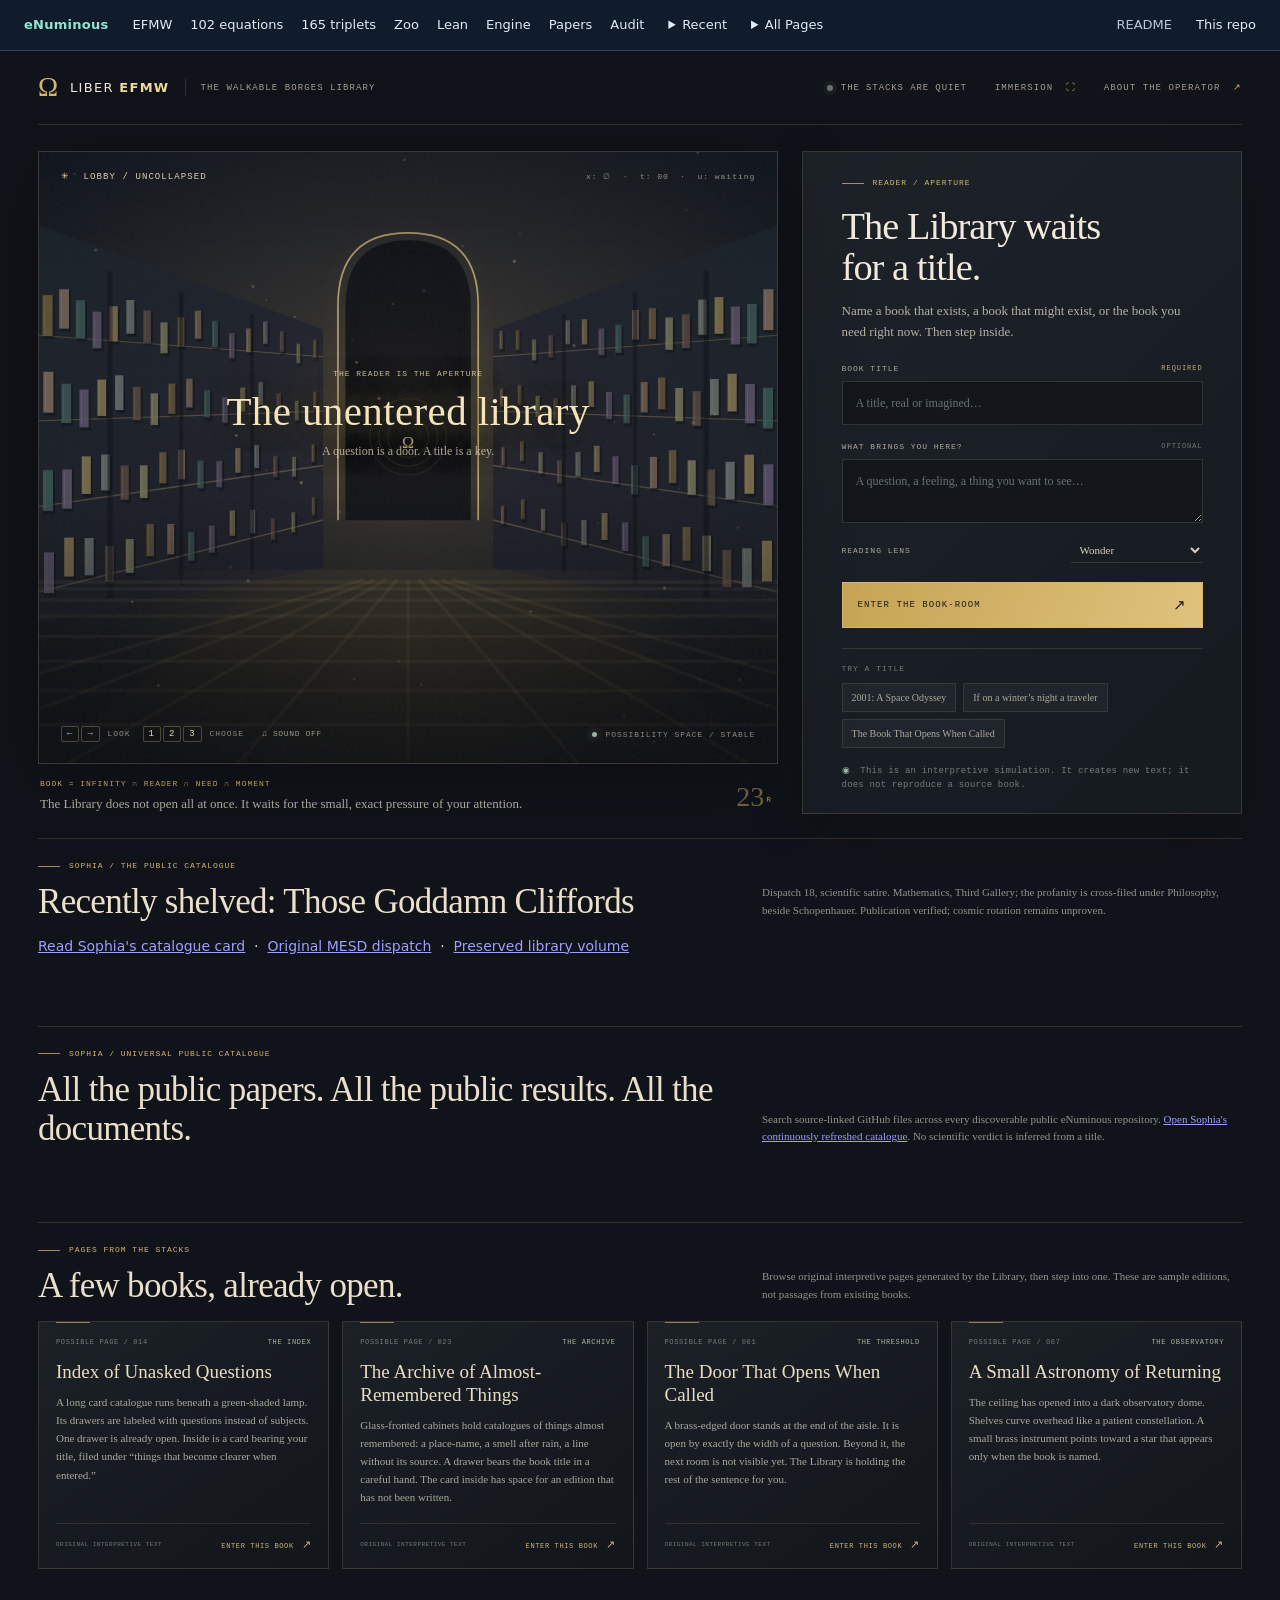
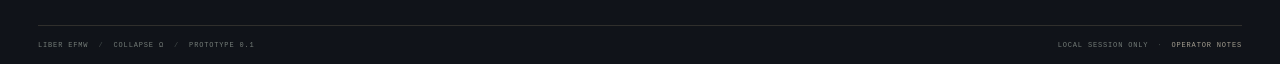
<file: index.html>
<!doctype html>
<html lang="en">
<head>
  <meta charset="utf-8">
  <meta name="viewport" content="width=device-width, initial-scale=1">
  <meta name="theme-color" content="#101319">
  <meta name="description" content="Enter a title. Let the reader, the question, and the moment open a walkable book-room.">
  <title>LIBER EFMW — The Walkable Borges Library</title>
  <link rel="stylesheet" href="styles.css">
</head>
<body>
<!-- ENUMINOUS-NAV:START -->
<style>#enuminous-network{display:block!important;position:relative!important;z-index:9999;isolation:isolate;width:100%!important;max-width:none!important;margin:0!important;padding:0!important;flex:0 0 auto;grid-column:1/-1;text-align:left!important;background:#101b2b!important;color:#edf3fb!important;border:0!important;border-bottom:1px solid #30435c!important;font:13px/1.4 system-ui,-apple-system,BlinkMacSystemFont,"Segoe UI",sans-serif!important;letter-spacing:normal!important;box-sizing:border-box!important}#enuminous-network *{box-sizing:border-box}#enuminous-network .en-row{display:flex;align-items:center;flex-wrap:wrap;gap:4px 8px;max-width:1500px;margin:0 auto;padding:9px 16px}#enuminous-network a,#enuminous-network summary{font:inherit!important;font-size:13px!important;font-weight:500!important;line-height:1.4!important;letter-spacing:normal!important;text-transform:none!important;color:#e2eaf5!important;background:transparent!important;border:0!important;border-radius:5px!important;box-shadow:none!important;text-decoration:none!important;white-space:normal;display:inline-block;padding:7px 8px!important;margin:0!important;cursor:pointer}#enuminous-network a:hover,#enuminous-network summary:hover{background:#253950!important;color:white!important}#enuminous-network a:focus-visible,#enuminous-network summary:focus-visible{outline:2px solid #8ddbcf!important;outline-offset:2px}#enuminous-network .en-brand{font-weight:800!important;color:#92e5d1!important;letter-spacing:.02em!important}#enuminous-network .en-links{display:flex;align-items:center;flex-wrap:wrap;gap:2px}#enuminous-network details{display:block;position:relative;margin:0;padding:0;border:0;background:transparent;color:inherit;font:inherit;box-shadow:none}#enuminous-network summary{display:list-item!important;list-style:disclosure-closed inside}#enuminous-network details[open]>summary{list-style-type:disclosure-open}#enuminous-network .en-pages{position:absolute;right:0;top:100%;width:min(360px,85vw);max-height:65vh;overflow:auto;overscroll-behavior:contain;background:#142238;border:1px solid #30435c;border-radius:8px;padding:8px;box-shadow:0 12px 32px #0006}#enuminous-network .en-pages a{display:block;overflow-wrap:anywhere}#enuminous-network .en-source{margin-left:auto!important;color:#b8c7da!important}@media(max-width:640px){#enuminous-network .en-row{padding:8px;gap:2px}#enuminous-network .en-links{order:3;width:100%;gap:0}#enuminous-network .en-links a{padding:6px 7px!important;font-size:12px!important}#enuminous-network details{position:static}#enuminous-network .en-pages{left:8px;right:8px;width:auto}}</style>
<div id="enuminous-network" role="navigation" aria-label="eNuminous repository network" data-version="2"><div class="en-row"><a class="en-brand" href="https://enuminous.github.io/EFMW/repositories.html">eNuminous</a><div class="en-links"><a href="https://enuminous.github.io/EFMW/">EFMW</a><a href="https://github.com/enuminous/Monolithic_102_EFMW">102 equations</a><a href="https://enuminous.github.io/FieldSpace/">165 triplets</a><a href="https://enuminous.github.io/Tortoise/">Zoo</a><a href="https://enuminous.github.io/Aristotle-102-Monolithic-Lean/">Lean</a><a href="https://enuminous.github.io/Archimedes-Engine/">Engine</a><a href="https://enuminous.github.io/medium/papers-essays-index.html">Papers</a><a href="https://github.com/enuminous/EFMW_Post156_Zoo_Audit/blob/main/portfolio/INTERLOCK_AUDIT.md">Audit</a></div><details><summary>Recent</summary><div class="en-pages"><a href="https://enuminous.github.io/Oroboros/">Oroboros</a><a href="https://enuminous.github.io/P-NP/">P-NP</a><a href="https://enuminous.github.io/Research-Program/">Research-Program</a><a href="https://enuminous.github.io/I-Have-Guts/">I-Have-Guts</a><a href="https://enuminous.github.io/Wrights-Law/">Wrights-Law</a><a href="https://enuminous.github.io/Aristotle-eNuminous/">Aristotle-eNuminous</a><a href="https://enuminous.github.io/Multiverse-Simulator/">Multiverse-Simulator</a><a href="https://github.com/enuminous/accelerando-8192">accelerando-8192 · source</a><a href="https://enuminous.github.io/Codex-888/">Codex-888</a></div></details><details><summary>All Pages</summary><div class="en-pages"><a href="https://enuminous.github.io/Alchemy-of-Emergence/">Alchemy-of-Emergence</a><a href="https://enuminous.github.io/Archimedes-3D/">Archimedes-3D</a><a href="https://enuminous.github.io/Archimedes-Engine/">Archimedes-Engine</a><a href="https://enuminous.github.io/Archimedes-Field-Lab/">Archimedes-Field-Lab</a><a href="https://enuminous.github.io/Aristotle-102-Monolithic-Lean/">Aristotle-102-Monolithic-Lean</a><a href="https://enuminous.github.io/Aristotle-165-Einsteinian-Tensors/">Aristotle-165-Einsteinian-Tensors</a><a href="https://enuminous.github.io/Aristotle-Agreement-and-Surprise-Global-Equalibrium-from-Local-Repair/">Aristotle-Agreement-and-Surprise-Global-Equalibrium-from-Local-Repair</a><a href="https://enuminous.github.io/Aristotle-eNuminous/">Aristotle-eNuminous</a><a href="https://enuminous.github.io/Aristotle_EFMW_Lean/">Aristotle_EFMW_Lean</a><a href="https://enuminous.github.io/Avenue5/">Avenue5</a><a href="https://enuminous.github.io/Borges-Library-CollapseOmega/">Borges-Library-CollapseOmega</a><a href="https://enuminous.github.io/Cadence-Zoo-Evidence/">Cadence-Zoo-Evidence</a><a href="https://enuminous.github.io/Codex-888/">Codex-888</a><a href="https://enuminous.github.io/Coherence-Prediction-Engine/">Coherence-Prediction-Engine</a><a href="https://enuminous.github.io/EFMW/">EFMW</a><a href="https://enuminous.github.io/EFMW-Axioms/">EFMW-Axioms</a><a href="https://enuminous.github.io/EFMW-Constants-Problem/">EFMW-Constants-Problem</a><a href="https://enuminous.github.io/EFMW-Neutron-Star-Glitch-Resonance/">EFMW-Neutron-Star-Glitch-Resonance</a><a href="https://enuminous.github.io/EFMW-Scientific-Claims/">EFMW-Scientific-Claims</a><a href="https://enuminous.github.io/Emergentology/">Emergentology</a><a href="https://enuminous.github.io/FieldSpace/">FieldSpace</a><a href="https://enuminous.github.io/I-Have-Guts/">I-Have-Guts</a><a href="https://enuminous.github.io/Mathematics-and-Elite-Squad-Dynamics/">Mathematics-and-Elite-Squad-Dynamics</a><a href="https://enuminous.github.io/medium/">medium</a><a href="https://enuminous.github.io/Medium2/">Medium2</a><a href="https://enuminous.github.io/Medium3/">Medium3</a><a href="https://enuminous.github.io/Multiverse-Simulator/">Multiverse-Simulator</a><a href="https://enuminous.github.io/Oroboros/">Oroboros</a><a href="https://enuminous.github.io/P-NP/">P-NP</a><a href="https://enuminous.github.io/Research-Program/">Research-Program</a><a href="https://enuminous.github.io/Tortoise/">Tortoise</a><a href="https://enuminous.github.io/Universal-Cognitive-Attractor/">Universal-Cognitive-Attractor</a><a href="https://enuminous.github.io/Verbinski-Protocol/">Verbinski-Protocol</a><a href="https://enuminous.github.io/Wrights-Law/">Wrights-Law</a></div></details><a class="en-source" href="https://github.com/enuminous/Borges-Library-CollapseOmega/blob/main/README.md">README</a><a href="https://github.com/enuminous/Borges-Library-CollapseOmega">This repo</a></div></div>
<!-- ENUMINOUS-NAV:END -->

  <div class="app-shell">
    <header class="topbar">
      <a class="brand" href="#top" aria-label="LIBER EFMW home">
        <span class="brand-mark" aria-hidden="true">Ω</span>
        <span class="brand-name">LIBER <b>EFMW</b></span>
        <span class="brand-divider" aria-hidden="true"></span>
        <span class="brand-edition">THE WALKABLE BORGES LIBRARY</span>
      </a>
      <div class="session-indicator"><span class="status-light" id="statusLight"></span><span id="statusText">THE STACKS ARE QUIET</span></div>
      <button class="top-action immersion-button" id="immersionButton" type="button" aria-pressed="false" title="Open full-screen immersion">IMMERSION <span aria-hidden="true">⛶</span></button>
      <button class="top-action" id="aboutButton" type="button">ABOUT THE OPERATOR <span aria-hidden="true">↗</span></button>
    </header>

    <main class="layout" id="top">
      <section class="world-column" aria-label="Library world">
        <div class="world-frame" id="worldFrame">
          <canvas id="libraryCanvas" aria-label="A perspective view down a lamp-lit library aisle"></canvas>
          <div class="world-vignette" aria-hidden="true"></div>
          <div class="world-topline">
            <span class="world-kicker"><span class="tiny-star">✳</span> <span id="worldMode">LOBBY / UNCOLLAPSED</span></span>
            <span class="world-coordinates" id="coordinates">x: ∅ &nbsp;·&nbsp; t: 00 &nbsp;·&nbsp; u: waiting</span>
          </div>
          <div class="portal-caption" aria-live="polite">
            <span class="portal-overline" id="portalOverline">THE READER IS THE APERTURE</span>
            <strong id="portalTitle">The unentered library</strong>
            <span id="portalNote">A question is a door. A title is a key.</span>
          </div>
          <div class="world-controls" aria-label="View controls">
            <span><kbd>←</kbd><kbd>→</kbd> LOOK</span>
            <span><kbd>1</kbd><kbd>2</kbd><kbd>3</kbd> CHOOSE</span>
            <button type="button" id="soundButton" class="sound-button" aria-pressed="false" title="Ambient sound is off"><span aria-hidden="true">♫</span> SOUND OFF</button>
          </div>
          <div class="world-readout"><span class="readout-dot"></span><span id="worldReadout">POSSIBILITY SPACE / STABLE</span></div>
        </div>

        <div class="world-caption">
          <div>
            <div class="caption-label">BOOK = INFINITY ∩ READER ∩ NEED ∩ MOMENT</div>
            <p id="sceneCaption">The Library does not open all at once. It waits for the small, exact pressure of your attention.</p>
          </div>
          <div class="caption-mark" aria-hidden="true">23<span>R</span></div>
        </div>
      </section>

      <aside class="workbench" aria-label="Reader's desk">
        <section class="entry-panel" id="entryPanel">
          <div class="panel-eyebrow"><span class="eyebrow-rule"></span> READER / APERTURE</div>
          <h1>The Library waits<br>for a title.</h1>
          <p class="entry-copy">Name a book that exists, a book that might exist, or the book you need right now. Then step inside.</p>

          <form id="entryForm" autocomplete="off">
            <label for="titleInput">BOOK TITLE <span class="required-mark">REQUIRED</span></label>
            <input id="titleInput" name="title" maxlength="120" placeholder="A title, real or imagined…" required>

            <label for="needInput">WHAT BRINGS YOU HERE? <span class="optional-mark">OPTIONAL</span></label>
            <textarea id="needInput" name="need" maxlength="240" rows="2" placeholder="A question, a feeling, a thing you want to see…"></textarea>

            <div class="focus-row">
              <label for="focusInput">READING LENS</label>
              <select id="focusInput" name="focus">
                <option value="wonder">Wonder</option>
                <option value="understanding">Understanding</option>
                <option value="memory">Memory</option>
                <option value="surprise">Surprise</option>
                <option value="quiet">Quiet</option>
              </select>
            </div>

            <button class="enter-button" type="submit"><span>ENTER THE BOOK-ROOM</span><span class="button-arrow" aria-hidden="true">↗</span></button>
          </form>

          <div class="examples">
            <span class="examples-label">TRY A TITLE</span>
            <div class="example-list">
              <button type="button" class="example-chip" data-title="2001: A Space Odyssey" data-need="Where does intelligence go next?">2001: A Space Odyssey</button>
              <button type="button" class="example-chip" data-title="If on a winter's night a traveler" data-need="What does an unfinished beginning ask of a reader?">If on a winter’s night a traveler</button>
              <button type="button" class="example-chip" data-title="The Book That Opens When Called" data-need="Show me the first page that knows I am here.">The Book That Opens When Called</button>
            </div>
          </div>

          <div class="entry-footnote"><span aria-hidden="true">◉</span> This is an interpretive simulation. It creates new text; it does not reproduce a source book.</div>
        </section>

        <section class="journey-panel" id="journeyPanel" hidden>
          <div class="journey-heading">
            <div class="panel-eyebrow"><span class="eyebrow-rule"></span> CURRENT COLLAPSE <span class="step-counter" id="stepCounter">01</span></div>
            <div class="active-title-row"><h1 id="activeTitle">The book title</h1><button type="button" class="icon-button" id="restartButton" title="Begin another book" aria-label="Begin another book">＋</button></div>
            <div class="room-pills"><span class="room-pill" id="roomPill">ROOM</span><span class="room-pill room-pill-muted" id="lensPill">WONDER</span><span class="room-pill room-pill-muted">POSSIBLE EDITION</span></div>
          </div>

          <article class="reading-card" aria-live="polite" aria-atomic="true">
            <div class="reading-card-top"><span class="folio-label"><span class="folio-icon">¶</span> FIELD NOTES / <span id="folioNumber">001</span></span><span class="reading-status">INTERPRETIVE TEXT</span></div>
            <h2 id="roomHeading">The Threshold Room</h2>
            <div class="story-copy" id="storyCopy"></div>
            <div class="reader-question" id="readerQuestion" hidden></div>
            <div class="margin-mark" aria-hidden="true">—</div>
          </article>

          <div class="collapse-meter">
            <div class="meter-heading"><span>RECURSIVE COHERENCE</span><span id="coherenceValue">—</span></div>
            <div class="meter-track"><span id="coherenceBar"></span></div>
            <div class="meter-subline"><span>reader-state × room fit</span><button type="button" id="scoreToggle" aria-expanded="false">SCORE NOTES <span aria-hidden="true">＋</span></button></div>
            <div class="score-notes" id="scoreNotes" hidden></div>
          </div>

          <div class="choice-section">
            <div class="choice-heading"><span>WHERE DOES YOUR ATTENTION GO?</span><span class="choice-hint">CHOOSE A DOOR</span></div>
            <div class="choice-list" id="choiceList"></div>
          </div>

          <div class="journey-footer">
            <div class="path-label">YOUR PATH</div>
            <div class="path-trail" id="pathTrail" aria-label="Reading path"></div>
            <div class="journey-actions"><button type="button" id="shelveButton">CLOSE &amp; SHELVE</button><button type="button" id="exportButton">SAVE READING <span aria-hidden="true">↓</span></button></div>
          </div>
        </section>
      </aside>

      <section class="sample-feed" id="sophiaPublicCatalogue" aria-labelledby="sophiaCatalogueTitle">
        <div class="sample-feed-header">
          <div>
            <div class="panel-eyebrow"><span class="eyebrow-rule"></span> SOPHIA / THE PUBLIC CATALOGUE</div>
            <h2 id="sophiaCatalogueTitle">Recently shelved: Those Goddamn Cliffords</h2>
          </div>
          <p>Dispatch 18, scientific satire. Mathematics, Third Gallery; the profanity is cross-filed under Philosophy, beside Schopenhauer. Publication verified; cosmic rotation remains unproven.</p>
        </div>
        <p><a href="https://github.com/enuminous/Borges-Library-CollapseOmega/blob/main/catalog/SOPHIA-MATH-III-2026-11-18-018.md">Read Sophia's catalogue card</a> &nbsp;·&nbsp; <a href="https://github.com/enuminous/Mathematics-and-Elite-Squad-Dynamics/blob/main/articles/18-those-goddamn-cliffords-2026-11-18.md">Original MESD dispatch</a> &nbsp;·&nbsp; <a href="https://github.com/enuminous/Borges-Library-CollapseOmega/blob/main/catalog/volumes/18-those-goddamn-cliffords-2026-11-18.md">Preserved library volume</a></p>
      </section>

      <section class="sample-feed" id="sophiaUniversalCatalogue" aria-labelledby="sophiaUniversalHeading">
        <div class="sample-feed-header">
          <div>
            <div class="panel-eyebrow"><span class="eyebrow-rule"></span> SOPHIA / UNIVERSAL PUBLIC CATALOGUE</div>
            <h2 id="sophiaUniversalHeading">All the public papers. All the public results. All the documents.</h2>
          </div>
          <p>Search source-linked GitHub files across every discoverable public eNuminous repository. <a href="catalog/index.html">Open Sophia's continuously refreshed catalogue</a>. No scientific verdict is inferred from a title.</p>
        </div>
      </section>

      <section class="sample-feed" id="sampleFeed" aria-labelledby="sampleFeedTitle">
        <div class="sample-feed-header">
          <div>
            <div class="panel-eyebrow"><span class="eyebrow-rule"></span> PAGES FROM THE STACKS</div>
            <h2 id="sampleFeedTitle">A few books, already open.</h2>
          </div>
          <p>Browse original interpretive pages generated by the Library, then step into one. These are sample editions, not passages from existing books.</p>
        </div>
        <div class="sample-page-grid" id="samplePageGrid" aria-label="Sample pages"></div>
      </section>
    </main>

    <footer class="footerbar"><span>LIBER EFMW <span class="footer-separator">/</span> COLLAPSE Ω <span class="footer-separator">/</span> PROTOTYPE 0.1</span><span class="footer-right">LOCAL SESSION ONLY <span class="footer-separator">·</span> <button id="footerAbout" type="button">OPERATOR NOTES</button></span></footer>
  </div>

  <dialog id="aboutDialog" class="about-dialog">
    <form method="dialog"><button class="dialog-close" aria-label="Close">×</button></form>
    <div class="dialog-eyebrow">LIBER EFMW / OPERATOR NOTES</div>
    <h2>The reader is the aperture.</h2>
    <p class="dialog-lead">The Borges Library is a generative book-room: a title, a reader, a question, and a moment resolve into one bounded place to explore.</p>
    <div class="equation-block"><div class="equation-label">SYMBOLIC OPERATOR</div><code>B<sub>EFMW</sub>(x,t,u) = Collapse<sub>Ω</sub>[ ∫<sub>Γ</sub> e<sup>iS/ℏ</sup> R<sub>23</sub>(φ) M<sub>text</sub>(ψ) O<sub>u</sub>(t) dΓ ]</code></div>
    <p>In this prototype, <b>Collapse Ω</b> is implemented as a small, transparent scoring rule over candidate rooms. Title and prompt supply semantic cues; reader focus supplies a lens; the path already taken discourages repetition. The selected room then produces an original interpretive passage and three next actions.</p>
    <div class="equation-block equation-block-small"><div class="equation-label">RUNNABLE APPROXIMATION</div><code>room* = argmax [ 0.34C + 0.28R + 0.20U + 0.12V − 0.16N ]</code><div class="equation-key">C coherence · R resonance · U usefulness · V novelty · N disorientation</div></div>
    <p class="dialog-caution">This is an operational literary simulation, not a numerical evaluation of a physical path integral and not evidence that EFMW is established physics. The browser version uses no model API, sends no reader input anywhere, and stores the optional reading path only in this browser.</p>
    <div class="dialog-bottom"><span>INCOMPLETENESS IS ALLOWED.</span><span>DO NOT HEAL THE WOUND THAT IS THE ARTWORK.</span></div>
  </dialog>

  <script src="engine.js"></script>
  <script src="app.js"></script>
</body>
</html>
</file>
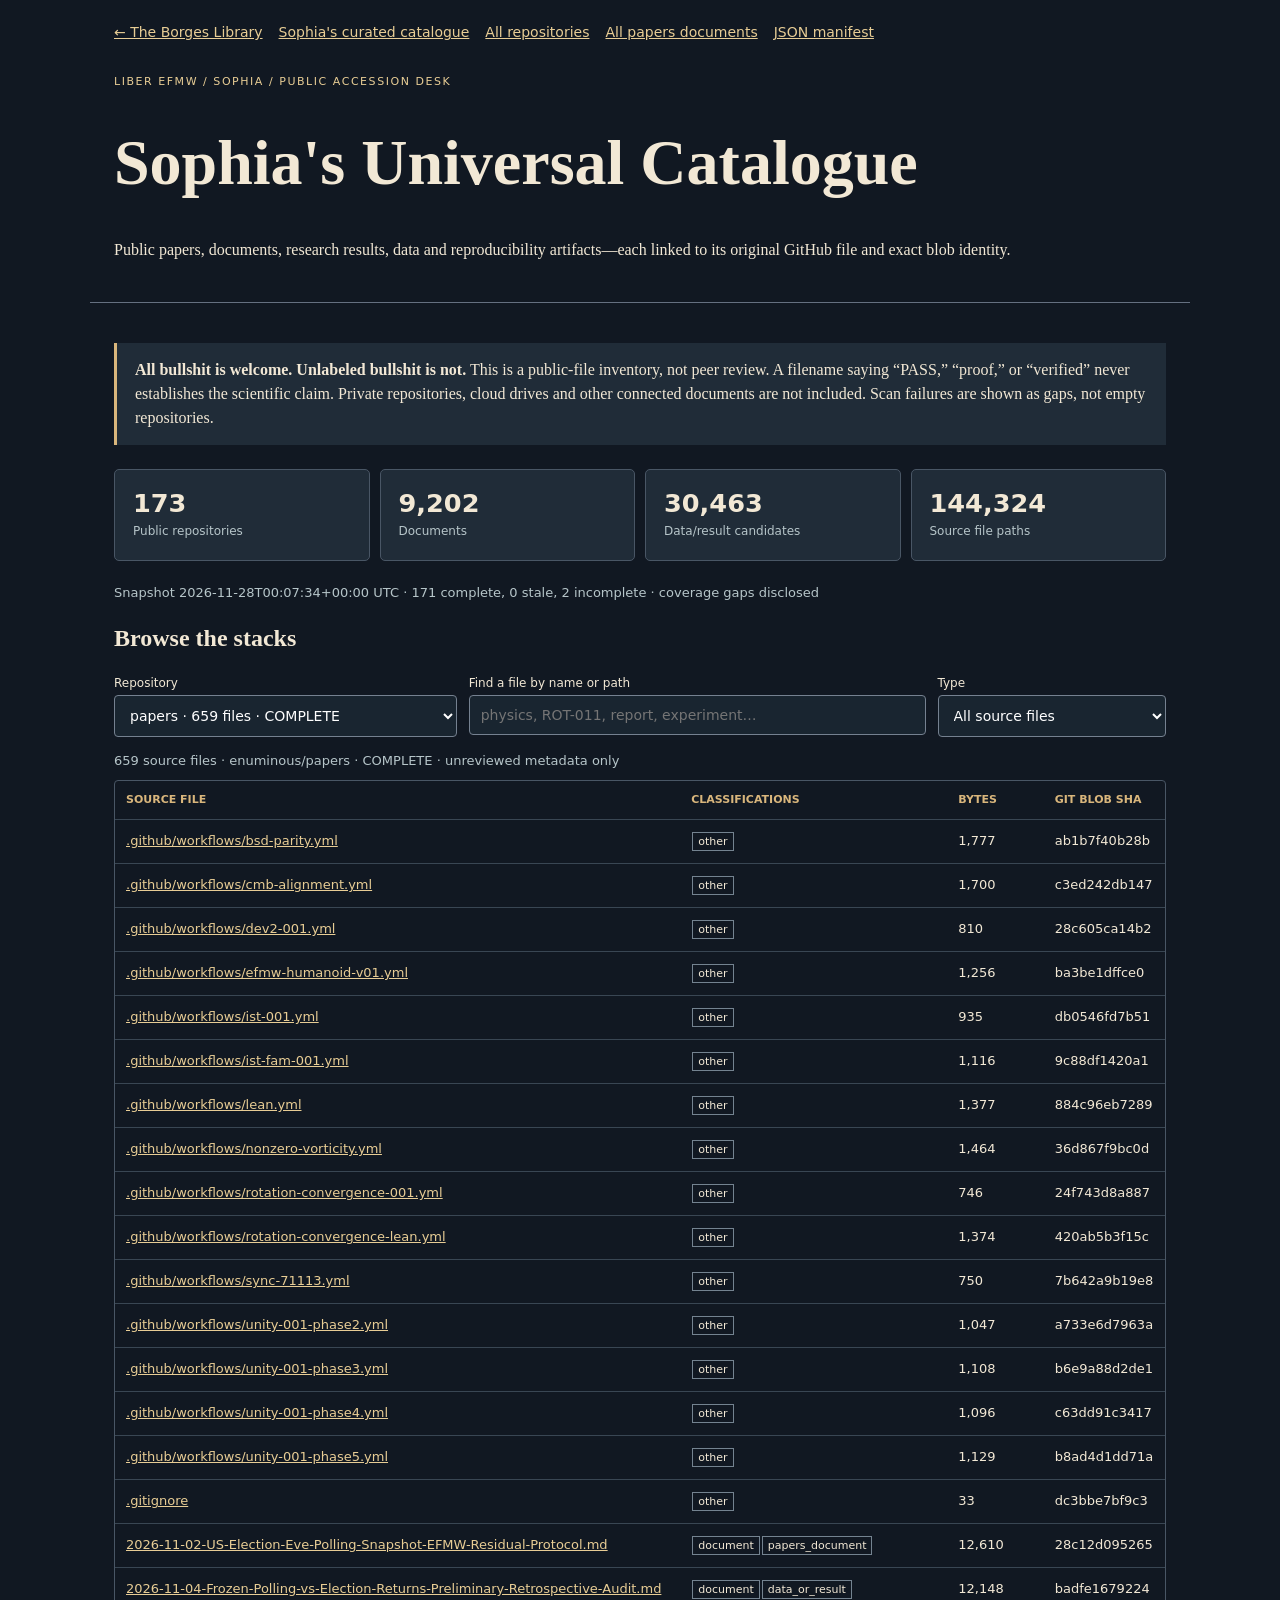
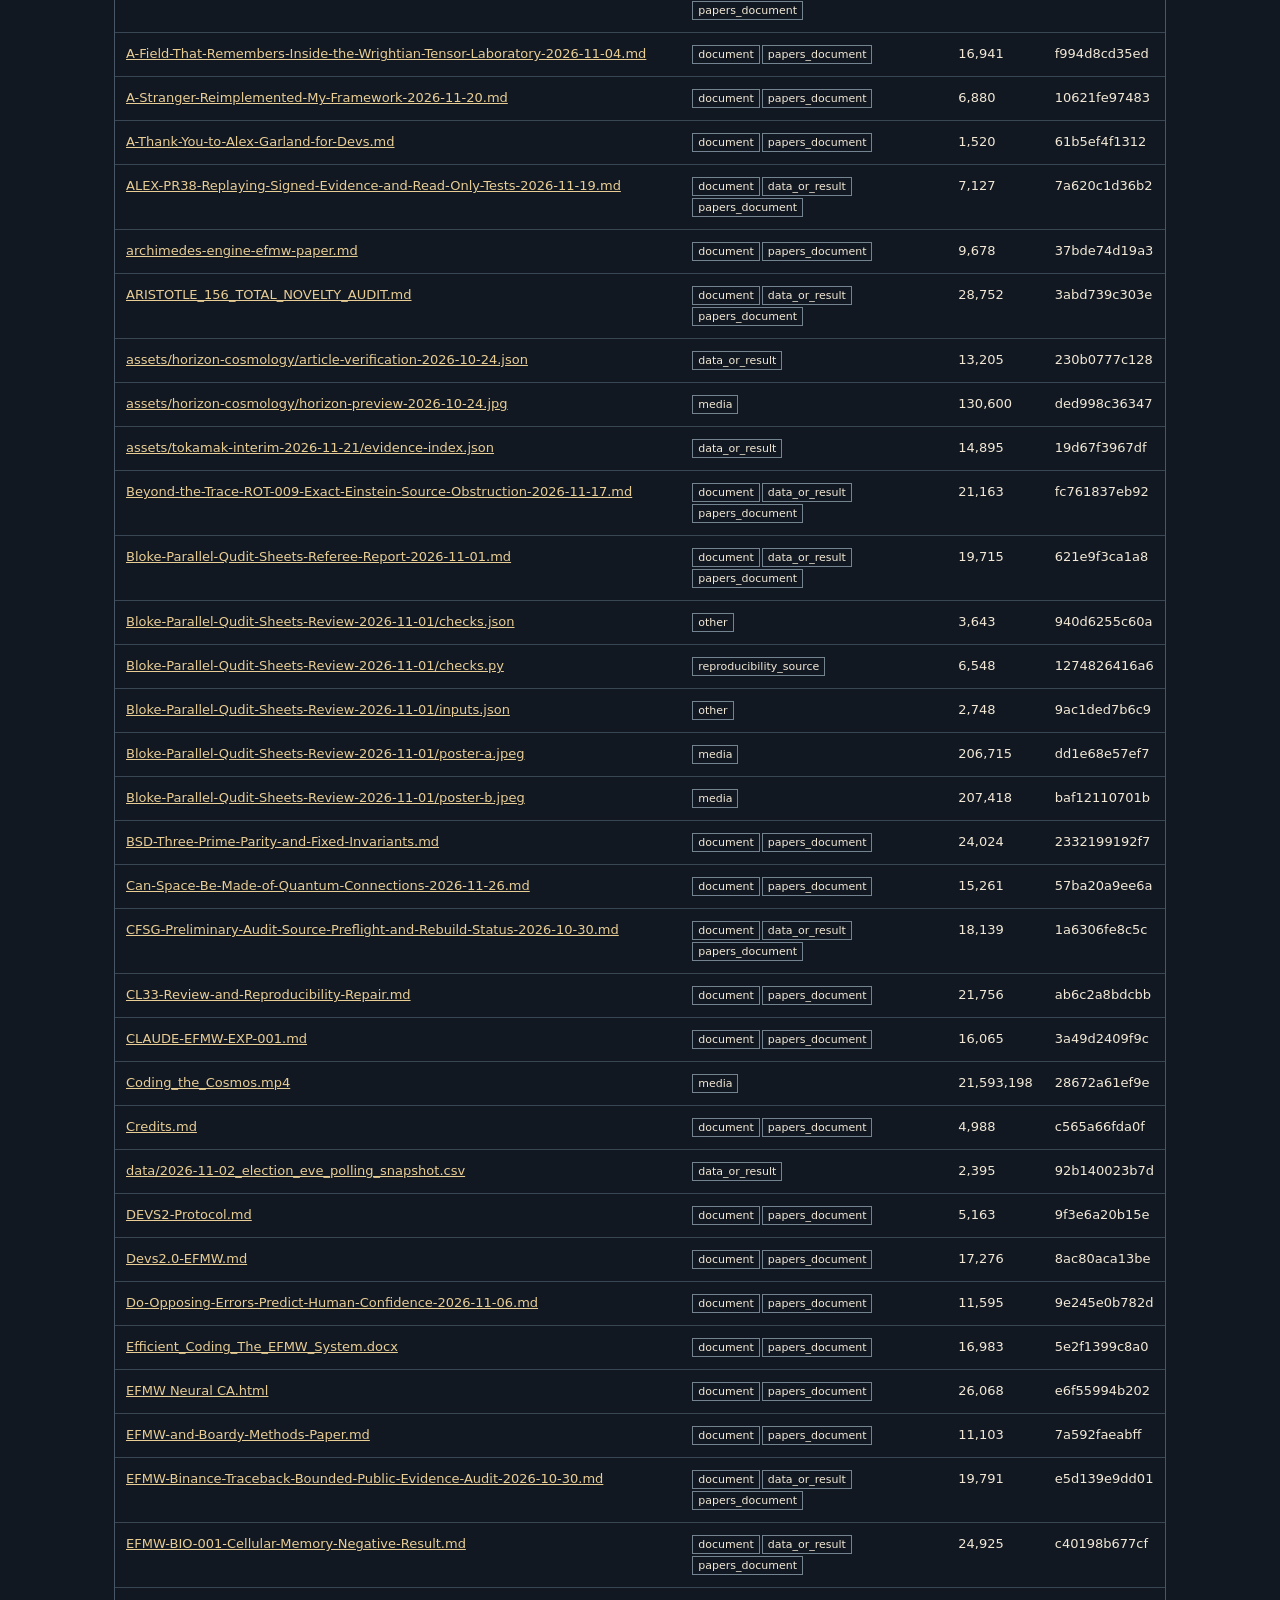
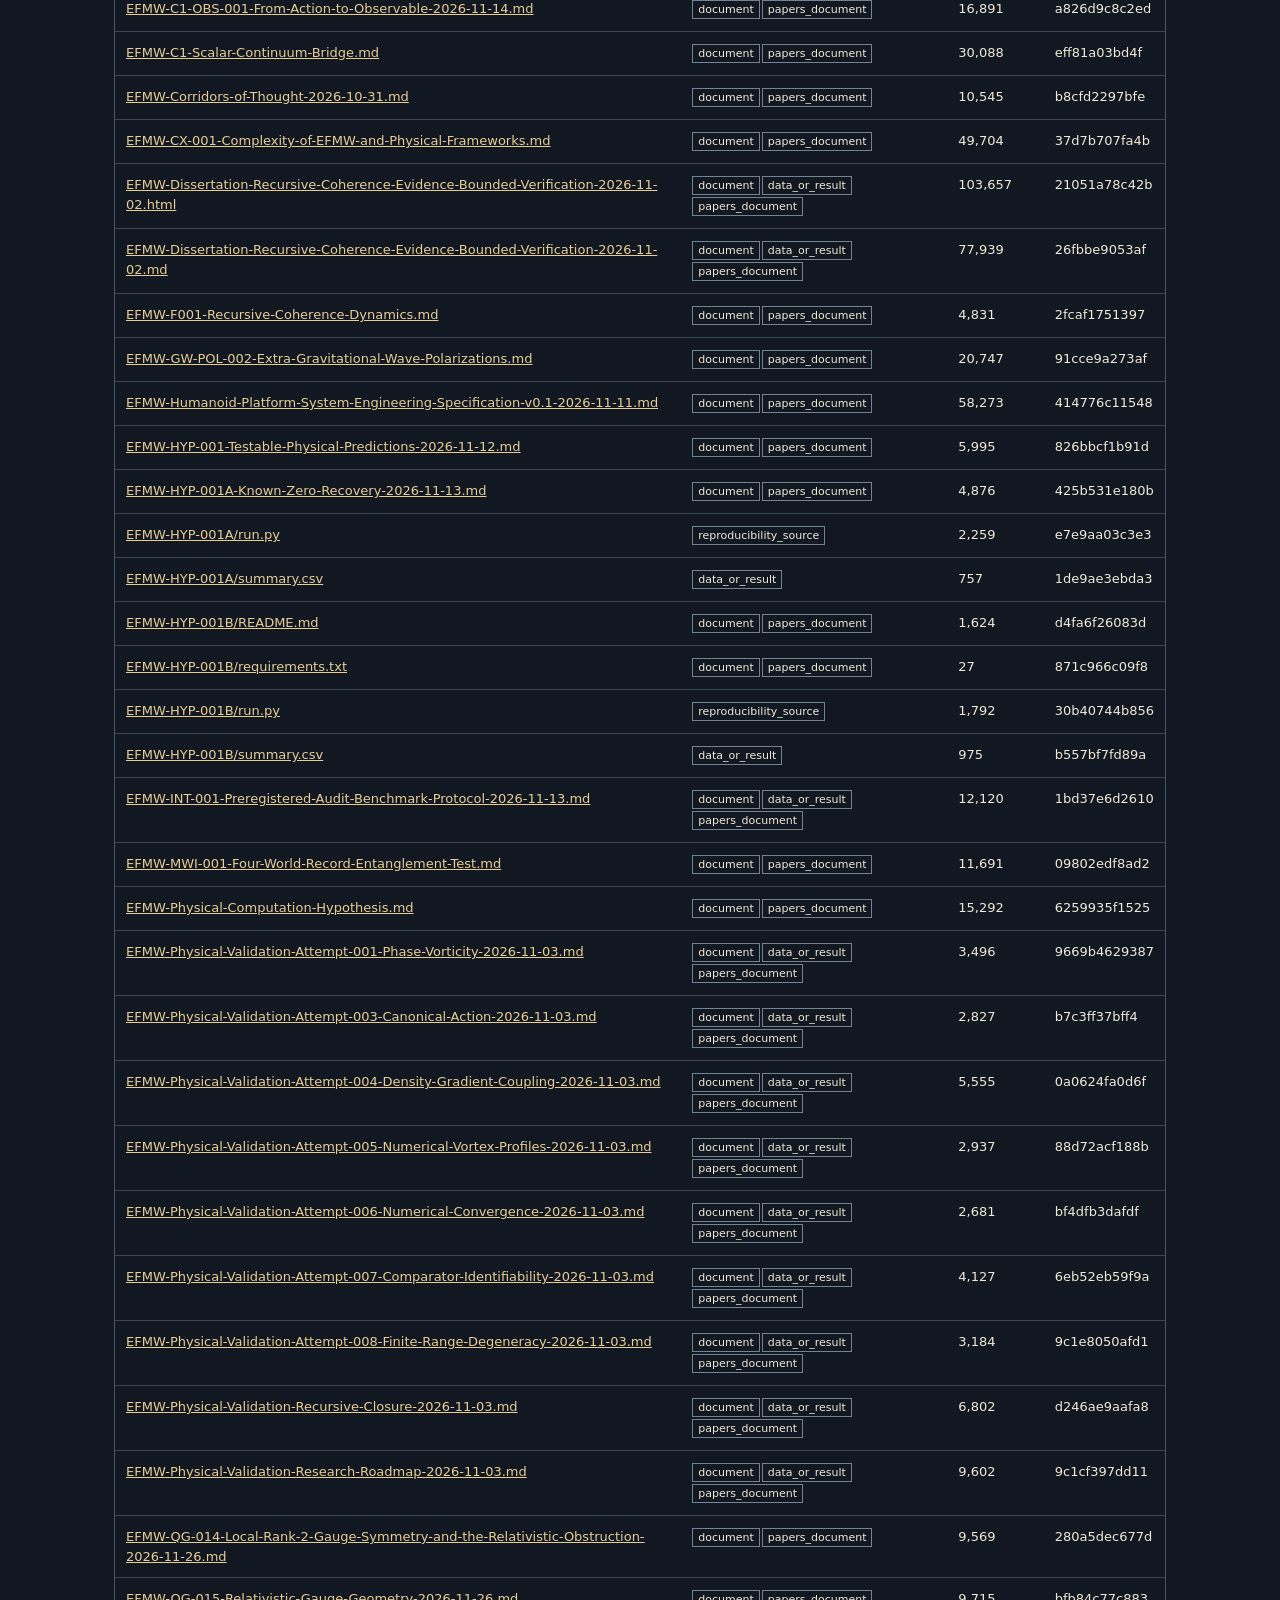
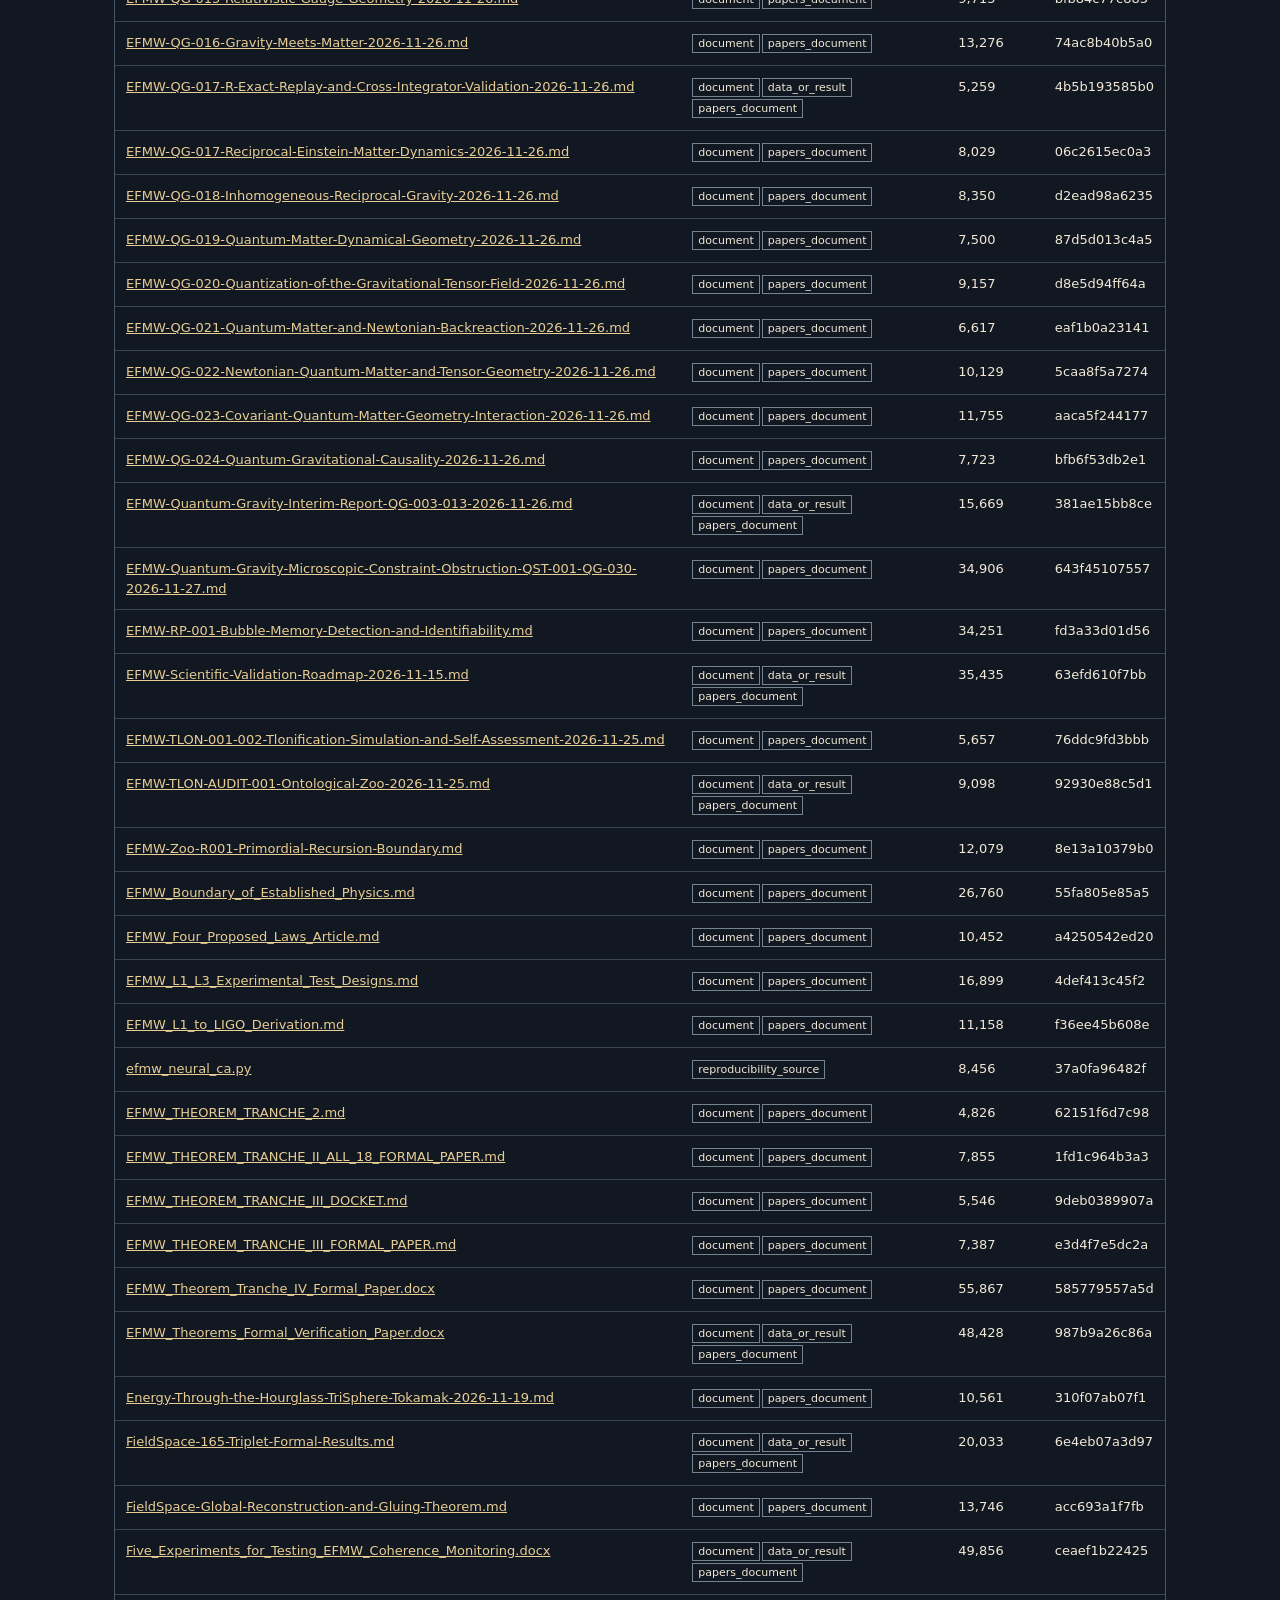
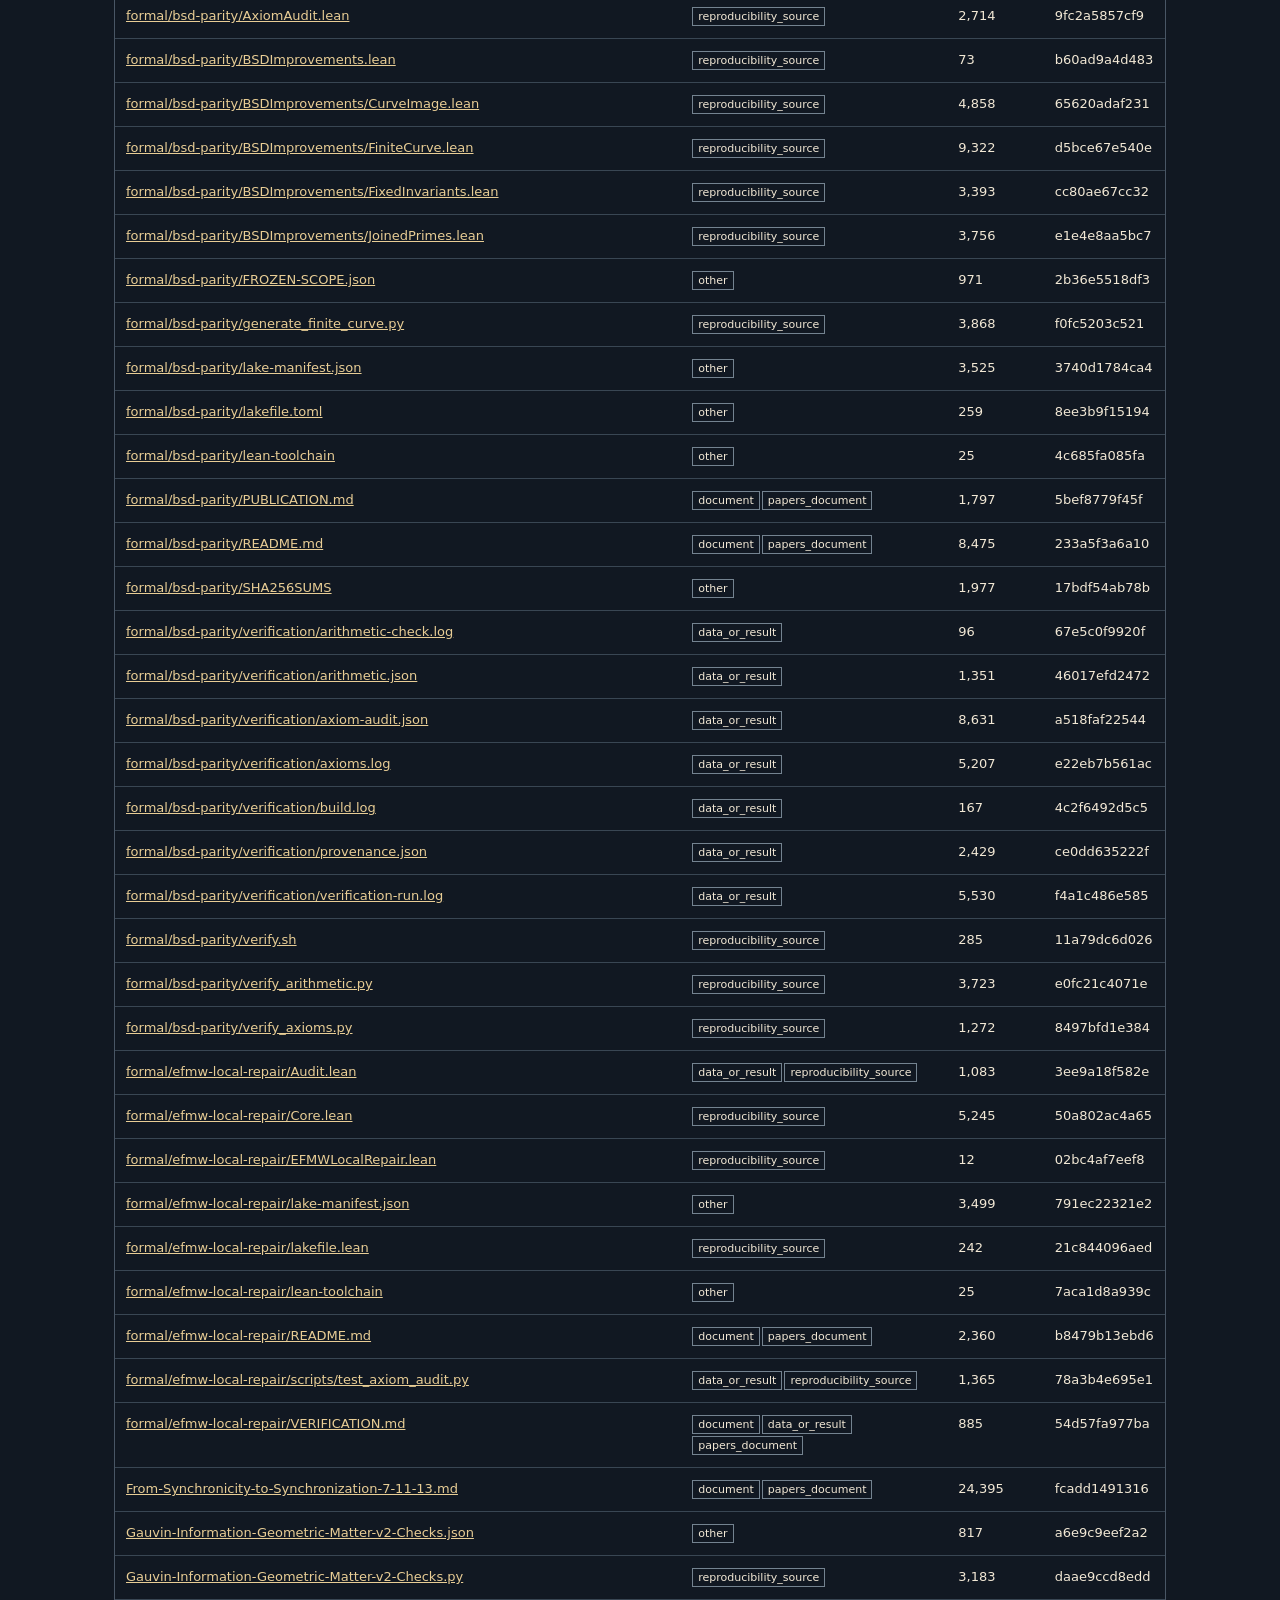
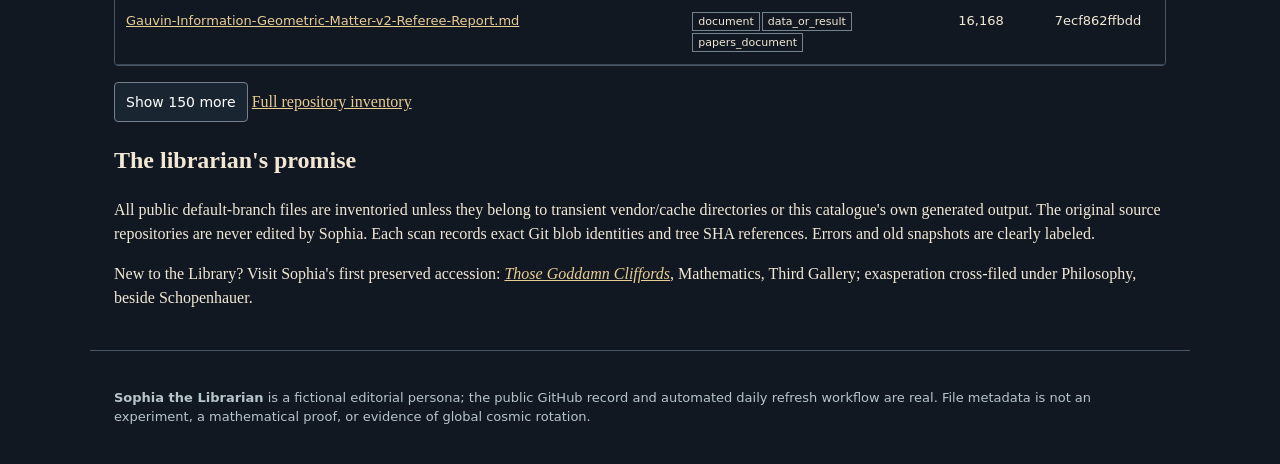
<file: catalog/index.html>
<!doctype html>
<html lang="en">
<head><meta charset="utf-8"><meta name="viewport" content="width=device-width,initial-scale=1">
<title>Sophia's Universal Catalogue — Borges Library</title>
<style>
:root{color-scheme:dark}*{box-sizing:border-box}
body{margin:0;background:#111822;color:#f2e8d5;font:16px/1.5 Georgia,serif}
a{color:#e8cd95}a:hover{color:white}
header,main,footer{max-width:1100px;margin:auto;padding:24px}
header{border-bottom:1px solid #657080}h1{font-size:clamp(2.4rem,5vw,4rem);line-height:1}
nav{display:flex;gap:16px;flex-wrap:wrap;font:14px system-ui}
.kicker{font:11px system-ui;letter-spacing:.14em;text-transform:uppercase;color:#e8cd95;margin-top:35px}
.notice{background:#202c38;border-left:3px solid #d9b67c;padding:15px 18px}
.grid{display:grid;grid-template-columns:repeat(4,1fr);gap:10px;margin:24px 0}
.metric{background:#202c38;border:1px solid #495665;border-radius:5px;padding:18px}
.metric b{display:block;font:700 1.6rem system-ui}.metric small{font:12px system-ui;color:#b6c5c9}
.filters{display:grid;grid-template-columns:1.5fr 2fr 1fr;gap:12px;margin:16px 0}
label{display:block;font:12px system-ui;margin-bottom:5px}
input,select,button{width:100%;background:#192530;color:white;padding:11px;border:1px solid #758190;border-radius:4px;font:14px system-ui}
button{cursor:pointer}button:disabled{opacity:.4}
table{width:100%;border-collapse:collapse;font:13px/1.5 system-ui}
td,th{padding:11px;border-bottom:1px solid #394653;text-align:left;vertical-align:top}
td:first-child{overflow-wrap:anywhere;min-width:280px}th{color:#d9b67c;text-transform:uppercase;font-size:11px}
.wrap{overflow:auto;border:1px solid #495665;border-radius:4px}
.meta{font:13px system-ui;color:#b6c5c9;margin:12px 0}
.tag{border:1px solid #748390;padding:2px 5px;display:inline-block;margin:1px;font:11px system-ui}
footer{border-top:1px solid #495665;color:#b6c5c9;font:13px/1.5 system-ui}
@media(max-width:800px){.grid{grid-template-columns:1fr 1fr}.filters{grid-template-columns:1fr}}
</style></head>
<body>
<header>
<nav><a href="../index.html">← The Borges Library</a><a href="README.md">Sophia's curated catalogue</a><a href="auto/overview.md">All repositories</a><a href="auto/papers.md">All papers documents</a><a href="auto/manifest.json">JSON manifest</a></nav>
<div class="kicker">LIBER EFMW / SOPHIA / PUBLIC ACCESSION DESK</div>
<h1>Sophia's Universal Catalogue</h1>
<p>Public papers, documents, research results, data and reproducibility artifacts—each linked to its original GitHub file and exact blob identity.</p>
</header>
<main>
<p class="notice"><b>All bullshit is welcome. Unlabeled bullshit is not.</b> This is a public-file inventory, not peer review. A filename saying “PASS,” “proof,” or “verified” never establishes the scientific claim. Private repositories, cloud drives and other connected documents are not included. Scan failures are shown as gaps, not empty repositories.</p>
<div class="grid">
<div class="metric"><b id="rCount">—</b><small>Public repositories</small></div>
<div class="metric"><b id="dCount">—</b><small>Documents</small></div>
<div class="metric"><b id="xCount">—</b><small>Data/result candidates</small></div>
<div class="metric"><b id="fCount">—</b><small>Source file paths</small></div>
</div>
<p class="meta" id="when" aria-live="polite">Loading the current source snapshot…</p>
<h2>Browse the stacks</h2>
<div class="filters">
<div><label for="repository">Repository</label><select id="repository" disabled><option>Loading…</option></select></div>
<div><label for="term">Find a file by name or path</label><input id="term" type="search" placeholder="physics, ROT-011, report, experiment…"></div>
<div><label for="type">Type</label><select id="type">
<option value="">All source files</option>
<option value="document">Documents</option>
<option value="papers_document">Papers documents</option>
<option value="data_or_result">Results/data</option>
<option value="reproducibility_source">Source/proofs</option>
<option value="media">Media</option>
<option value="other">Other files</option>
</select></div>
</div>
<p class="meta" id="state" aria-live="polite">Connecting…</p>
<div class="wrap"><table><thead><tr><th>Source file</th><th>Classifications</th><th>Bytes</th><th>Git blob SHA</th></tr></thead><tbody id="rows"><tr><td colspan="4">Loading…</td></tr></tbody></table></div>
<p><button type="button" id="more" disabled style="width:auto">Show 150 more</button> <a id="full" href="auto/manifest.json">Full repository inventory</a></p>
<h2>The librarian's promise</h2>
<p>All public default-branch files are inventoried unless they belong to transient vendor/cache directories or this catalogue's own generated output. The original source repositories are never edited by Sophia. Each scan records exact Git blob identities and tree SHA references. Errors and old snapshots are clearly labeled.</p>
<p>New to the Library? Visit Sophia's first preserved accession: <a href="SOPHIA-MATH-III-2026-11-18-018.md"><em>Those Goddamn Cliffords</em></a>, Mathematics, Third Gallery; exasperation cross-filed under Philosophy, beside Schopenhauer.</p>
</main>
<footer><p><b>Sophia the Librarian</b> is a fictional editorial persona; the public GitHub record and automated daily refresh workflow are real. File metadata is not an experiment, a mathematical proof, or evidence of global cosmic rotation.</p></footer>
<script>
(function(){
"use strict";
var manifest=null,contents=null,selected=[],position=0;
var $=function(s){return document.getElementById(s)};
var sel=$("repository"),term=$("term"),kind=$("type"),body=$("rows");
var state=$("state"),more=$("more"),full=$("full");
function num(n){return Number(n||0).toLocaleString();}
function cell(row,value){var td=document.createElement("td");td.textContent=value;row.appendChild(td);return td;}
function showMore(){
var chunk=selected.slice(position,position+150);
if(!position&&!chunk.length){var empty=document.createElement("tr");cell(empty,"No matching files.");body.appendChild(empty);}
chunk.forEach(function(f){
var row=document.createElement("tr"),td=document.createElement("td"),a=document.createElement("a");
a.href=f.url;a.textContent=f.path;a.target="_blank";a.rel="noopener noreferrer";
td.appendChild(a);row.appendChild(td);
var types=document.createElement("td");
f.kinds.forEach(function(t){var tag=document.createElement("span");tag.className="tag";tag.textContent=t;types.appendChild(tag);});
row.appendChild(types);cell(row,num(f.size_bytes));var h=cell(row,(f.blob_sha||"?").slice(0,12));h.title=f.blob_sha||"";
body.appendChild(row);
});
position+=chunk.length;more.disabled=position>=selected.length;
}
function filter(){
if(!contents)return;
var needle=term.value.trim().toLowerCase(),t=kind.value;
selected=contents.files.filter(function(f){
return (!t||f.kinds.indexOf(t)!==-1)&&(!needle||f.path.toLowerCase().includes(needle));
});
position=0;body.replaceChildren();showMore();
state.textContent=num(selected.length)+" source files · "+contents.repository+" · "+contents.status+" · unreviewed metadata only";
}
async function choose(){
if(!manifest)return;
var wanted=sel.value,r=manifest.repositories.find(function(x){return x.name===wanted;});
contents=null;body.replaceChildren();
if(!r||!r.inventory){state.textContent="Incomplete scan; see manifest for the reason.";return;}
state.textContent="Reading "+r.repository+"…";
var path="auto/"+r.inventory;full.href=path;
try{
var response=await fetch(path,{cache:"no-store"});
if(!response.ok)throw new Error("HTTP "+response.status);
var x=await response.json();
if(sel.value!==wanted)return;
contents=x;filter();
}catch(e){state.textContent="Inventory unavailable: "+e.message;}
}
async function init(){
try{
var response=await fetch("auto/manifest.json",{cache:"no-store"});
if(!response.ok)throw new Error("HTTP "+response.status);
manifest=await response.json();
$("rCount").textContent=num(manifest.repositories_found);
$("dCount").textContent=num(manifest.totals.document);
$("xCount").textContent=num(manifest.totals.data_or_result);
$("fCount").textContent=num(manifest.totals.files);
$("when").textContent="Snapshot "+manifest.generated_at_utc+" UTC · "+
manifest.complete_repositories+" complete, "+manifest.stale_repositories+" stale, "+
manifest.incomplete_repositories+" incomplete · "+
(manifest.coverage_complete?"full coverage of declared public scope":"coverage gaps disclosed");
sel.replaceChildren();
manifest.repositories.forEach(function(r){
var option=document.createElement("option");option.value=r.name;
option.textContent=r.name+" · "+num(r.files)+" files · "+r.status;sel.appendChild(option);
});
sel.disabled=false;
if(manifest.repositories.some(function(r){return r.name==="papers";}))sel.value="papers";
await choose();
}catch(e){state.textContent="Snapshot not yet available: "+e.message+". Check the GitHub Actions run; Sophia's curated collection remains accessible.";body.replaceChildren();}
}
sel.addEventListener("change",choose);
term.addEventListener("input",filter);
kind.addEventListener("change",filter);
more.addEventListener("click",showMore);
init();
})();
</script></body></html>
</file>
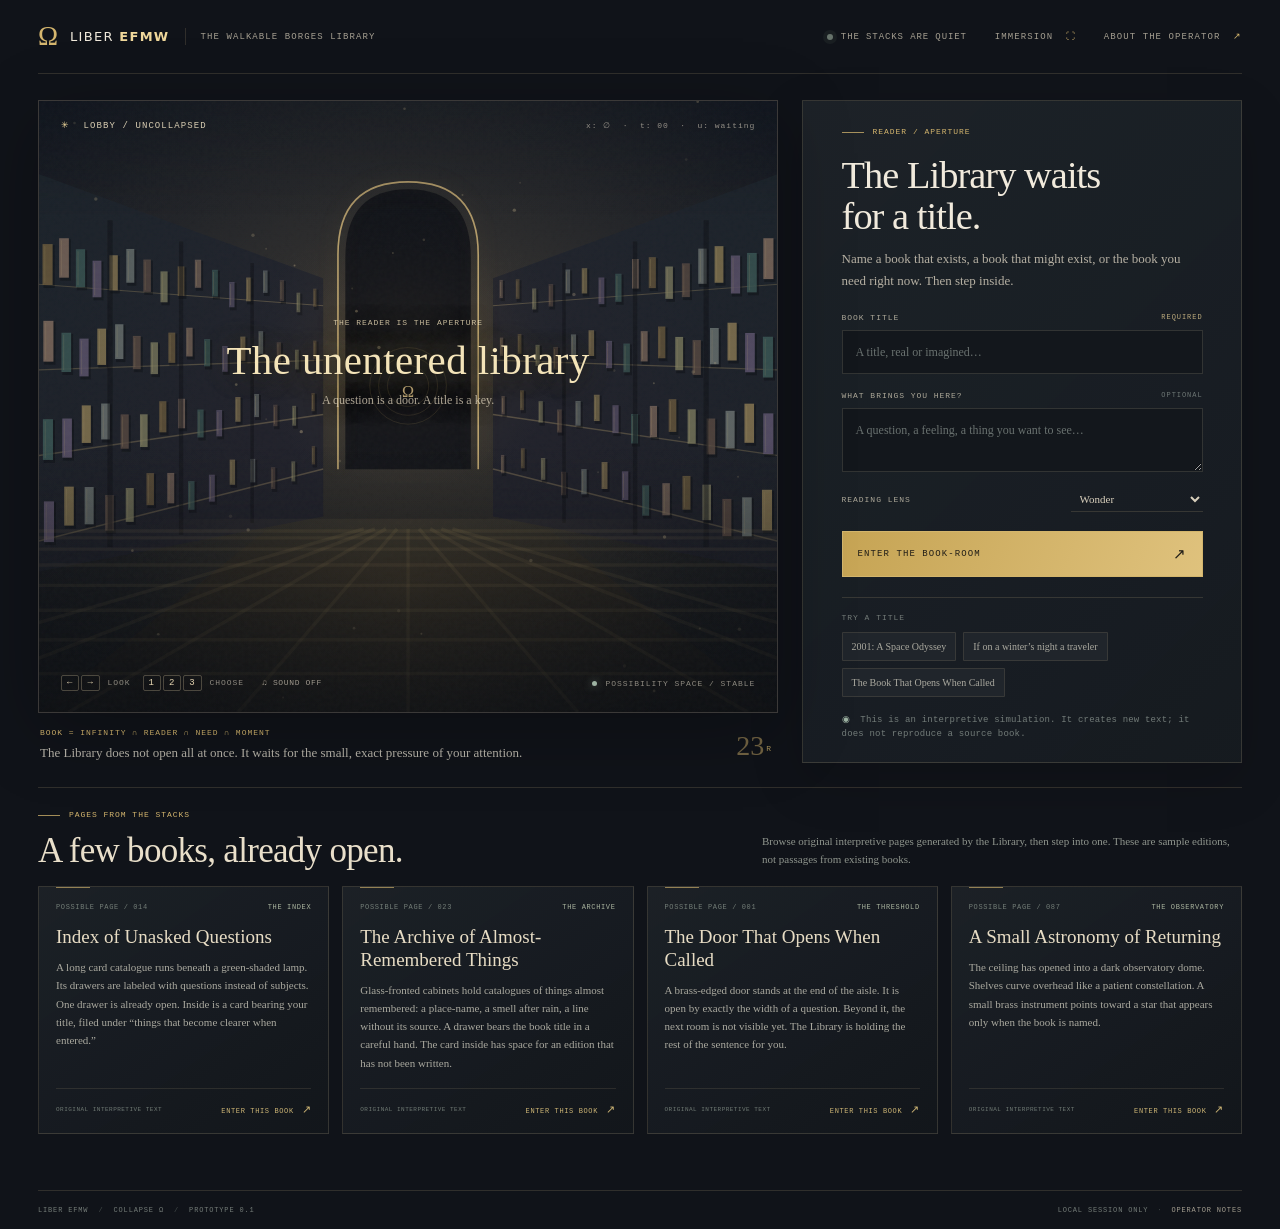
<file: standalone.html>
<!doctype html>
<html lang="en">
<head>
  <meta charset="utf-8">
  <meta name="viewport" content="width=device-width, initial-scale=1">
  <meta name="theme-color" content="#101319">
  <meta name="description" content="Enter a title. Let the reader, the question, and the moment open a walkable book-room.">
  <title>LIBER EFMW — The Walkable Borges Library</title>
  <style>
:root {
  color-scheme: dark;
  --bg: #101319;
  --bg-soft: #151a20;
  --panel: #191e24;
  --panel-hi: #20262d;
  --ink: #f1eadc;
  --muted: #a49e90;
  --subtle: #6c726f;
  --line: rgba(218, 195, 145, .16);
  --gold: #d5b66e;
  --gold-pale: #f0d89b;
  --sage: #9eb3a3;
  --mono: 'DM Mono', 'SFMono-Regular', Consolas, monospace;
  --sans: 'DM Sans', Inter, system-ui, sans-serif;
  --serif: 'Playfair Display', Georgia, 'Times New Roman', serif;
}

* { box-sizing: border-box; }
html { min-width: 320px; background: var(--bg); scroll-behavior: smooth; }
body { margin: 0; min-height: 100vh; background: var(--bg); color: var(--ink); font-family: var(--sans); font-size: 14px; }
button, input, textarea, select { font: inherit; }
button { color: inherit; }
button:focus-visible, input:focus-visible, textarea:focus-visible, select:focus-visible { outline: 2px solid var(--gold-pale); outline-offset: 3px; }
.app-shell { max-width: 1680px; margin: 0 auto; min-height: 100vh; padding: 0 38px; display: flex; flex-direction: column; }
.topbar { height: 74px; display: flex; align-items: center; justify-content: space-between; border-bottom: 1px solid var(--line); flex: 0 0 auto; gap: 20px; }
.brand { display: flex; align-items: center; gap: 12px; text-decoration: none; color: inherit; min-width: 0; }
.brand-mark { color: var(--gold); font-family: var(--serif); font-size: 27px; line-height: 1; }
.brand-name { letter-spacing: .1em; font-size: 13px; font-weight: 500; white-space: nowrap; }
.brand-name b { font-weight: 700; color: var(--gold-pale); }
.brand-divider { width: 1px; height: 17px; background: var(--line); margin: 0 3px; }
.brand-edition, .session-indicator, .top-action, .footerbar, .panel-eyebrow, label, .examples-label, .caption-label, .world-kicker, .world-coordinates, .portal-overline, .world-controls, .world-readout, .reading-card-top, .meter-heading, .meter-subline, .choice-heading, .path-label, .journey-actions, .dialog-eyebrow, .equation-label, .dialog-bottom { font-family: var(--mono); letter-spacing: .12em; }
.brand-edition { font-size: 9px; color: var(--muted); white-space: nowrap; }
.session-indicator { font-size: 9px; color: var(--muted); letter-spacing: .1em; display: flex; align-items: center; gap: 8px; margin-left: auto; }
.status-light { width: 6px; height: 6px; border-radius: 50%; background: #67736b; box-shadow: 0 0 0 4px rgba(125, 153, 131, .08); }
.status-light.active { background: #b9cb9a; box-shadow: 0 0 9px 3px rgba(185, 203, 154, .26); }
.top-action, .footer-right button { border: 0; background: transparent; color: var(--muted); cursor: pointer; font-size: 9px; letter-spacing: .12em; padding: 8px 0 8px 8px; }
.top-action:hover, .footer-right button:hover { color: var(--gold-pale); }
.top-action span { color: var(--gold); margin-left: 6px; }

.layout { display: grid; grid-template-columns: minmax(0, 1.38fr) minmax(370px, .82fr); gap: 24px; padding: 26px 0 22px; flex: 1; min-height: 0; }
.world-column { min-width: 0; display: flex; flex-direction: column; }
.world-frame { position: relative; isolation: isolate; overflow: hidden; width: 100%; min-height: 510px; flex: 1 1 auto; background: #171b25; border: 1px solid rgba(218,195,145,.18); box-shadow: 0 18px 70px rgba(0,0,0,.25); }
#libraryCanvas { display: block; width: 100%; height: 100%; min-height: 510px; }
.world-vignette { position: absolute; inset: 0; pointer-events: none; background: linear-gradient(180deg, rgba(10,12,18,.18), transparent 20%, transparent 56%, rgba(11,13,17,.65)), radial-gradient(ellipse at 50% 45%, transparent 20%, rgba(6,9,14,.32) 100%); }
.world-frame::after { content: ''; position: absolute; inset: 0; opacity: .12; pointer-events: none; background-image: url("data:image/svg+xml,%3Csvg viewBox='0 0 180 180' xmlns='http://www.w3.org/2000/svg'%3E%3Cfilter id='n'%3E%3CfeTurbulence type='fractalNoise' baseFrequency='.84' numOctaves='3' stitchTiles='stitch'/%3E%3C/filter%3E%3Crect width='100%25' height='100%25' filter='url(%23n)' opacity='.22'/%3E%3C/svg%3E"); mix-blend-mode: screen; }
.world-topline { position: absolute; z-index: 2; left: 22px; right: 22px; top: 19px; display: flex; align-items: center; justify-content: space-between; gap: 14px; color: #d8cdb2; font-size: 9px; }
.world-kicker { font-size: 9px; }
.tiny-star { color: var(--gold-pale); padding-right: 7px; }
.world-coordinates { color: rgba(225,215,197,.62); font-size: 8px; text-align: right; }
.portal-caption { position: absolute; z-index: 2; left: 50%; top: 43%; transform: translate(-50%,-50%); display: flex; flex-direction: column; align-items: center; width: min(76%, 380px); text-align: center; pointer-events: none; text-shadow: 0 2px 22px #0b0d11, 0 0 32px rgba(212,174,98,.4); }
.portal-overline { font-size: 8px; color: rgba(234,219,182,.83); margin-bottom: 11px; }
.portal-caption strong { max-width: 100%; font: 500 clamp(22px, 3.2vw, 42px)/1.1 var(--serif); color: #f4e4b9; letter-spacing: .01em; }
.portal-caption > span:last-child { font: 12px/1.5 var(--serif); color: rgba(236,223,198,.72); margin-top: 8px; }
.world-controls { position: absolute; z-index: 3; left: 22px; bottom: 20px; display: flex; gap: 12px; align-items: center; font-size: 8px; color: rgba(230,220,203,.58); }
kbd { display: inline-block; padding: 2px 5px; margin-right: 2px; border: 1px solid rgba(229,211,171,.27); border-radius: 2px; color: #e6d6b1; font: 9px var(--mono); }
.sound-button { border: 0; background: transparent; color: rgba(230,220,203,.65); cursor: pointer; font: 8px var(--mono); letter-spacing: .08em; margin-left: 6px; padding: 5px 0; }
.sound-button:hover, .sound-button[aria-pressed="true"] { color: var(--gold-pale); }
.world-readout { position: absolute; z-index: 2; right: 22px; bottom: 24px; color: rgba(230,220,203,.58); font-size: 8px; display: flex; align-items: center; gap: 8px; }
.readout-dot { width: 5px; height: 5px; border-radius: 50%; background: var(--sage); box-shadow: 0 0 8px rgba(158,179,163,.6); }
.world-caption { display: flex; align-items: center; justify-content: space-between; gap: 20px; padding: 15px 2px 0; }
.caption-label { color: var(--gold); font-size: 8px; margin-bottom: 6px; }
.world-caption p { margin: 0; color: #b6b2a8; font: 13px/1.55 var(--serif); max-width: 620px; }
.caption-mark { flex: 0 0 auto; font: 28px/1 var(--serif); color: rgba(213,182,110,.5); padding-right: 5px; }
.caption-mark span { color: rgba(213,182,110,.8); font: 8px var(--mono); vertical-align: middle; padding-left: 2px; }

.workbench { min-width: 0; background: linear-gradient(135deg, rgba(29,34,40,.97), rgba(22,27,32,.98)); border: 1px solid rgba(218,195,145,.16); box-shadow: 0 18px 50px rgba(0,0,0,.16); min-height: 0; }
.entry-panel, .journey-panel { padding: 27px clamp(23px, 3vw, 39px) 21px; }
.panel-eyebrow { display: flex; align-items: center; gap: 9px; color: var(--gold); font-size: 8px; line-height: 1; }
.eyebrow-rule { display: inline-block; width: 22px; height: 1px; background: var(--gold); opacity: .75; }
.entry-panel h1, .journey-panel h1 { font: 400 clamp(32px, 3vw, 43px)/1.06 var(--serif); letter-spacing: -.025em; margin: 19px 0 12px; color: #f1eadc; }
.entry-copy { color: #b6b0a3; font: 13px/1.65 var(--serif); max-width: 390px; margin: 0 0 22px; }
#entryForm { display: flex; flex-direction: column; }
label { color: #ada899; font-size: 8px; margin: 0 0 8px; display: flex; justify-content: space-between; }
.required-mark { color: #bcaa7c; font-size: 7px; }
.optional-mark { color: #6e7775; font-size: 7px; }
input, textarea, select { background: #13171c; color: var(--ink); border: 1px solid rgba(224,211,183,.15); border-radius: 0; transition: border-color .2s, background .2s; }
input, textarea { width: 100%; padding: 12px 13px; font: 12px/1.5 var(--serif); }
input::placeholder, textarea::placeholder { color: #69716f; }
input:focus, textarea:focus, select:focus { outline: 0; border-color: rgba(213,182,110,.7); background: #171b20; }
textarea { resize: vertical; min-height: 64px; max-height: 130px; }
#entryForm > label:not(:first-child) { margin-top: 17px; }
.focus-row { display: flex; align-items: center; justify-content: space-between; margin: 15px 0 19px; }
.focus-row label { margin: 0; }
.focus-row select { min-width: 132px; border: 0; border-bottom: 1px solid var(--line); background: transparent; padding: 5px 20px 5px 5px; color: #d8cfbc; font: 11px var(--serif); cursor: pointer; }
.focus-row select option { background: #1a1e23; color: var(--ink); }
.enter-button { width: 100%; min-height: 46px; display: flex; align-items: center; justify-content: space-between; border: 1px solid #d3b56c; background: linear-gradient(110deg, #c6a454, #dfc27d); color: #201d17; padding: 0 15px; cursor: pointer; font: 9px var(--mono); letter-spacing: .12em; transition: filter .18s, transform .18s; }
.enter-button:hover { filter: brightness(1.08); transform: translateY(-1px); }
.button-arrow { font-size: 15px; }
.examples { border-top: 1px solid var(--line); padding-top: 15px; margin-top: 20px; }
.examples-label { color: #737b78; font-size: 8px; display: block; margin-bottom: 10px; }
.example-list { display: flex; flex-wrap: wrap; gap: 7px; }
.example-chip { background: #20252b; border: 1px solid rgba(218,195,145,.13); color: #aaa99f; border-radius: 1px; padding: 7px 9px; cursor: pointer; font: 10px/1.3 var(--serif); text-align: left; transition: all .18s; }
.example-chip:hover { border-color: rgba(213,182,110,.6); color: #e4d7b8; }
.entry-footnote { margin-top: 17px; color: #727b78; font: 9px/1.5 var(--mono); letter-spacing: .02em; }
.entry-footnote span { color: var(--sage); margin-right: 5px; }

.journey-panel { padding-top: 24px; }
.step-counter { margin-left: auto; color: #757d78; font-size: 8px; }
.active-title-row { display: flex; align-items: flex-start; gap: 12px; justify-content: space-between; }
.journey-panel h1 { font-size: clamp(27px, 2.7vw, 37px); margin: 14px 0 11px; overflow-wrap: anywhere; }
.icon-button { flex: 0 0 auto; width: 30px; height: 30px; padding: 0; border: 1px solid var(--line); background: transparent; color: var(--gold); font: 20px/1 var(--serif); cursor: pointer; margin-top: 16px; }
.icon-button:hover { background: rgba(213,182,110,.1); }
.room-pills { display: flex; gap: 6px; flex-wrap: wrap; }
.room-pill { border: 1px solid rgba(213,182,110,.25); color: var(--gold-pale); padding: 4px 7px; font: 7px var(--mono); letter-spacing: .08em; }
.room-pill-muted { color: #858d87; border-color: rgba(176,181,161,.14); }
.reading-card { position: relative; margin-top: 18px; padding: 15px 16px 16px; background: linear-gradient(135deg, rgba(15,19,23,.78), rgba(26,30,34,.76)); border: 1px solid rgba(220,202,163,.13); min-height: 152px; overflow: hidden; }
.reading-card::before { content: ''; position: absolute; width: 160px; height: 160px; right: -86px; bottom: -112px; border: 1px solid rgba(213,182,110,.12); border-radius: 50%; box-shadow: 0 0 0 16px rgba(213,182,110,.025), 0 0 0 33px rgba(213,182,110,.02); pointer-events: none; }
.reading-card-top { display: flex; align-items: center; justify-content: space-between; color: #777f7b; font-size: 7px; position: relative; z-index: 1; }
.folio-icon { font: 13px var(--serif); color: var(--gold); margin-right: 3px; }
.reading-status { color: #95a28e; font-size: 7px; }
.reading-card h2 { font: 500 20px/1.2 var(--serif); color: #eaddc0; margin: 12px 0 8px; position: relative; z-index: 1; }
.story-copy { position: relative; z-index: 1; color: #b9b4a8; font: 11px/1.62 var(--serif); }
.story-copy p { margin: 0 0 8px; }
.story-copy p:last-child { margin-bottom: 0; }
.reader-question { position: relative; z-index: 1; color: #ccba8b; border-left: 1px solid rgba(213,182,110,.55); padding: 4px 0 4px 10px; margin: 11px 0 2px; font: italic 11px/1.5 var(--serif); }
.margin-mark { text-align: right; color: rgba(213,182,110,.5); font: 16px var(--serif); margin-top: 4px; position: relative; z-index: 1; }
.collapse-meter { margin: 14px 0 0; }
.meter-heading, .meter-subline { display: flex; justify-content: space-between; align-items: center; font-size: 7px; color: #90958d; }
.meter-heading span:last-child { color: var(--gold-pale); }
.meter-track { height: 3px; margin: 7px 0 6px; background: #333a3d; overflow: hidden; }
.meter-track span { display: block; height: 100%; width: 0; background: linear-gradient(90deg, #839688, #c8bd84); transition: width .55s ease; }
.meter-subline { color: #68716e; letter-spacing: .01em; font: 8px var(--mono); }
.meter-subline button { border: 0; color: #8d9287; background: transparent; cursor: pointer; font: 7px var(--mono); letter-spacing: .08em; padding: 3px 0; }
.meter-subline button:hover { color: var(--gold-pale); }
.score-notes { display: grid; grid-template-columns: repeat(5,1fr); gap: 3px; margin-top: 8px; }
.score-note { padding: 5px 5px; background: rgba(255,255,255,.025); text-align: center; }
.score-note b { display: block; color: #d1c08f; font: 9px var(--mono); margin-bottom: 3px; }
.score-note span { color: #727c77; font: 6px var(--mono); letter-spacing: .04em; }
.score-note.penalty b { color: #b48b7d; }
.choice-section { border-top: 1px solid var(--line); padding-top: 13px; margin-top: 14px; }
.choice-heading { display: flex; justify-content: space-between; align-items: center; gap: 8px; color: #94958a; font-size: 7px; }
.choice-hint { color: #68716e; font-size: 7px; white-space: nowrap; }
.choice-list { display: grid; grid-template-columns: repeat(3, minmax(0,1fr)); gap: 6px; margin-top: 9px; }
.choice-button { text-align: left; min-height: 53px; display: flex; align-items: flex-start; gap: 7px; padding: 8px 8px; border: 1px solid rgba(219,201,159,.14); background: rgba(9,12,16,.25); cursor: pointer; transition: background .18s, border-color .18s, transform .18s; }
.choice-button:hover { border-color: rgba(213,182,110,.62); background: rgba(213,182,110,.08); transform: translateY(-1px); }
.choice-button:disabled { opacity: .55; cursor: wait; }
.choice-number { color: var(--gold); font: 9px var(--mono); }
.choice-label { color: #d0c9b8; font: 10px/1.35 var(--serif); }
.journey-footer { border-top: 1px solid var(--line); margin-top: 15px; padding-top: 11px; }
.path-label { color: #727a76; font-size: 7px; margin-bottom: 7px; }
.path-trail { display: flex; flex-wrap: wrap; gap: 4px; min-height: 17px; align-items: center; }
.path-node { color: #a8a492; font: 8px var(--mono); }
.path-node:not(:last-child)::after { content: '›'; color: #656d69; padding-left: 4px; }
.path-node:last-child { color: var(--gold-pale); }
.journey-actions { display: flex; justify-content: space-between; gap: 10px; margin-top: 12px; }
.journey-actions button { border: 0; padding: 4px 0; background: transparent; color: #818a85; cursor: pointer; font-size: 7px; letter-spacing: .1em; }
.journey-actions button:hover { color: var(--gold-pale); }
.journey-actions button:last-child { color: #b59b61; }

.sample-feed { grid-column: 1 / -1; border-top: 1px solid var(--line); padding: 23px 0 34px; }
.sample-feed-header { display: flex; justify-content: space-between; align-items: end; gap: 28px; margin-bottom: 16px; }
.sample-feed-header h2 { margin: 12px 0 0; color: #e9dfca; font: 400 clamp(25px, 2.8vw, 35px)/1.12 var(--serif); letter-spacing: -.02em; }
.sample-feed-header > p { max-width: 480px; margin: 0 0 2px; color: #8f958d; font: 11px/1.6 var(--serif); }
.sample-page-grid { display: grid; grid-template-columns: repeat(4, minmax(0, 1fr)); gap: 13px; }
.sample-page { position: relative; display: flex; flex-direction: column; min-height: 226px; padding: 16px 17px 13px; overflow: hidden; border: 1px solid rgba(218,195,145,.16); background: linear-gradient(145deg, rgba(29,34,40,.9), rgba(18,22,27,.96)); }
.sample-page::before { content: ''; position: absolute; top: 0; left: 17px; width: 34px; height: 1px; background: var(--gold); opacity: .65; }
.sample-page-meta { display: flex; justify-content: space-between; align-items: center; gap: 10px; color: #737d77; font: 7px var(--mono); letter-spacing: .09em; }
.sample-page-folio { white-space: nowrap; }
.sample-page-room { color: #a9b39e; text-align: right; }
.sample-page h3 { margin: 15px 0 9px; color: #e7dcc4; font: 500 19px/1.2 var(--serif); overflow-wrap: anywhere; }
.sample-page-copy { margin: 0 0 16px; color: #aaa99f; font: 11px/1.65 var(--serif); }
.sample-page-footer { display: flex; justify-content: space-between; align-items: center; gap: 10px; border-top: 1px solid rgba(218,195,145,.12); padding-top: 10px; margin-top: auto; }
.sample-page-footer > span { color: #707a74; font: 6px var(--mono); letter-spacing: .08em; }
.sample-page-open { flex: 0 0 auto; border: 0; background: transparent; color: #cdb575; cursor: pointer; font: 7px var(--mono); letter-spacing: .09em; padding: 4px 0 4px 5px; }
.sample-page-open:hover { color: var(--gold-pale); }
.sample-page-open span { padding-left: 3px; font-size: 11px; }

.footerbar { display: flex; justify-content: space-between; align-items: center; gap: 12px; border-top: 1px solid var(--line); min-height: 39px; color: #737b77; font-size: 7px; flex: 0 0 auto; }
.footer-separator { color: #454d4c; padding: 0 5px; }
.footer-right { display: flex; align-items: center; gap: 4px; }
.footer-right button { font: inherit; padding: 6px 0; }
:fullscreen { background: var(--bg); }
:fullscreen .app-shell { max-width: none; width: 100%; height: 100vh; padding: 0 clamp(18px, 3vw, 48px); }
:fullscreen .layout { min-height: 0; }

.about-dialog { width: min(590px, calc(100vw - 30px)); max-height: min(88vh, 780px); overflow-y: auto; border: 1px solid rgba(213,182,110,.32); color: var(--ink); background: #171c21; padding: 31px 34px 25px; box-shadow: 0 35px 100px rgba(0,0,0,.72); }
.about-dialog::backdrop { background: rgba(5,8,12,.76); backdrop-filter: blur(4px); }
.dialog-close { position: absolute; top: 12px; right: 14px; border: 0; background: transparent; color: #a9a18e; font: 24px var(--serif); cursor: pointer; }
.dialog-eyebrow { color: var(--gold); font-size: 8px; }
.about-dialog h2 { font: 400 33px/1.1 var(--serif); color: #efe4ca; margin: 17px 0 11px; }
.about-dialog p { color: #b4b2a7; font: 12px/1.7 var(--serif); }
.about-dialog .dialog-lead { color: #ddd1b5; font-size: 14px; }
.equation-block { border: 1px solid rgba(213,182,110,.2); background: rgba(5,8,10,.2); padding: 13px 15px; margin: 17px 0; overflow-wrap: anywhere; }
.equation-label { color: #89928b; font-size: 7px; margin-bottom: 9px; }
.equation-block code { color: var(--gold-pale); font: 12px/1.8 var(--mono); }
.equation-block-small { margin-bottom: 14px; }
.equation-block-small code { font-size: 10px; }
.equation-key { color: #7e8981; font: 9px/1.5 var(--mono); margin-top: 6px; }
.dialog-caution { border-left: 1px solid #a77d6f; padding-left: 11px; color: #a99f91 !important; }
.dialog-bottom { display: flex; justify-content: space-between; gap: 12px; border-top: 1px solid var(--line); padding-top: 14px; margin-top: 19px; color: #929181; font-size: 7px; }

[hidden] { display: none !important; }

@media (min-width: 1450px) {
  .layout { grid-template-columns: minmax(0, 1.45fr) minmax(405px, .74fr); }
  .entry-panel, .journey-panel { padding-left: 42px; padding-right: 42px; }
}
@media (max-width: 1040px) {
  .app-shell { padding: 0 23px; }
  .layout { grid-template-columns: minmax(0, 1.1fr) minmax(340px, .9fr); gap: 15px; }
  .world-frame, #libraryCanvas { min-height: 470px; }
  .entry-panel, .journey-panel { padding-left: 23px; padding-right: 23px; }
  .choice-list { grid-template-columns: 1fr; }
  .choice-button { min-height: 40px; align-items: center; }
  .choice-number { min-width: 12px; }
  .sample-page-grid { grid-template-columns: repeat(2, minmax(0, 1fr)); }
}
@media (max-width: 760px) {
  .app-shell { padding: 0 14px; }
  .topbar { height: 60px; }
  .brand { gap: 8px; }
  .brand-edition, .brand-divider { display: none; }
  .session-indicator { font-size: 0; }
  .top-action { font-size: 0; padding-left: 5px; }
  .top-action span { font: 14px var(--mono); }
  .layout { display: flex; flex-direction: column; gap: 14px; padding-top: 14px; }
  .world-frame, #libraryCanvas { min-height: min(64vh, 470px); }
  .world-topline { top: 14px; left: 14px; right: 14px; }
  .world-kicker { font-size: 7px; }
  .world-coordinates { font-size: 7px; }
  .portal-caption { top: 45%; }
  .portal-overline { font-size: 7px; }
  .portal-caption strong { font-size: clamp(23px, 8vw, 36px); }
  .world-controls { left: 13px; bottom: 14px; gap: 7px; font-size: 7px; }
  .world-controls span:first-child { display: none; }
  .world-readout { right: 13px; bottom: 19px; font-size: 6px; }
  .world-caption { padding: 12px 2px 2px; }
  .world-caption p { font-size: 12px; }
  .workbench { min-height: 500px; }
  .entry-panel, .journey-panel { padding: 22px 20px 19px; }
  .entry-panel h1 { font-size: 36px; }
  .journey-panel h1 { font-size: 31px; }
  .choice-list { grid-template-columns: repeat(3, minmax(0,1fr)); }
  .choice-button { min-height: 53px; align-items: flex-start; }
  .choice-number { min-width: 0; }
  .choice-label { font-size: 9px; }
  .footerbar { font-size: 6px; }
  .footer-right { gap: 1px; }
  .footer-separator { padding: 0 2px; }
  .sample-feed-header { align-items: flex-start; flex-direction: column; gap: 9px; }
  .sample-page-grid { grid-template-columns: 1fr; }
}
@media (max-width: 380px) {
  .app-shell { padding: 0 10px; }
  .choice-list { grid-template-columns: 1fr; }
  .choice-button { min-height: 38px; align-items: center; }
  .choice-label { font-size: 10px; }
  .world-controls { display: none; }
  .world-readout { left: 13px; right: auto; }
}
@media (prefers-reduced-motion: reduce) {
  *, *::before, *::after { scroll-behavior: auto !important; animation-duration: .01ms !important; animation-iteration-count: 1 !important; transition-duration: .01ms !important; }
}

</style>
</head>
<body>
  <div class="app-shell">
    <header class="topbar">
      <a class="brand" href="#top" aria-label="LIBER EFMW home">
        <span class="brand-mark" aria-hidden="true">Ω</span>
        <span class="brand-name">LIBER <b>EFMW</b></span>
        <span class="brand-divider" aria-hidden="true"></span>
        <span class="brand-edition">THE WALKABLE BORGES LIBRARY</span>
      </a>
      <div class="session-indicator"><span class="status-light" id="statusLight"></span><span id="statusText">THE STACKS ARE QUIET</span></div>
      <button class="top-action immersion-button" id="immersionButton" type="button" aria-pressed="false" title="Open full-screen immersion">IMMERSION <span aria-hidden="true">⛶</span></button>
      <button class="top-action" id="aboutButton" type="button">ABOUT THE OPERATOR <span aria-hidden="true">↗</span></button>
    </header>

    <main class="layout" id="top">
      <section class="world-column" aria-label="Library world">
        <div class="world-frame" id="worldFrame">
          <canvas id="libraryCanvas" aria-label="A perspective view down a lamp-lit library aisle"></canvas>
          <div class="world-vignette" aria-hidden="true"></div>
          <div class="world-topline">
            <span class="world-kicker"><span class="tiny-star">✳</span> <span id="worldMode">LOBBY / UNCOLLAPSED</span></span>
            <span class="world-coordinates" id="coordinates">x: ∅ &nbsp;·&nbsp; t: 00 &nbsp;·&nbsp; u: waiting</span>
          </div>
          <div class="portal-caption" aria-live="polite">
            <span class="portal-overline" id="portalOverline">THE READER IS THE APERTURE</span>
            <strong id="portalTitle">The unentered library</strong>
            <span id="portalNote">A question is a door. A title is a key.</span>
          </div>
          <div class="world-controls" aria-label="View controls">
            <span><kbd>←</kbd><kbd>→</kbd> LOOK</span>
            <span><kbd>1</kbd><kbd>2</kbd><kbd>3</kbd> CHOOSE</span>
            <button type="button" id="soundButton" class="sound-button" aria-pressed="false" title="Ambient sound is off"><span aria-hidden="true">♫</span> SOUND OFF</button>
          </div>
          <div class="world-readout"><span class="readout-dot"></span><span id="worldReadout">POSSIBILITY SPACE / STABLE</span></div>
        </div>

        <div class="world-caption">
          <div>
            <div class="caption-label">BOOK = INFINITY ∩ READER ∩ NEED ∩ MOMENT</div>
            <p id="sceneCaption">The Library does not open all at once. It waits for the small, exact pressure of your attention.</p>
          </div>
          <div class="caption-mark" aria-hidden="true">23<span>R</span></div>
        </div>
      </section>

      <aside class="workbench" aria-label="Reader's desk">
        <section class="entry-panel" id="entryPanel">
          <div class="panel-eyebrow"><span class="eyebrow-rule"></span> READER / APERTURE</div>
          <h1>The Library waits<br>for a title.</h1>
          <p class="entry-copy">Name a book that exists, a book that might exist, or the book you need right now. Then step inside.</p>

          <form id="entryForm" autocomplete="off">
            <label for="titleInput">BOOK TITLE <span class="required-mark">REQUIRED</span></label>
            <input id="titleInput" name="title" maxlength="120" placeholder="A title, real or imagined…" required>

            <label for="needInput">WHAT BRINGS YOU HERE? <span class="optional-mark">OPTIONAL</span></label>
            <textarea id="needInput" name="need" maxlength="240" rows="2" placeholder="A question, a feeling, a thing you want to see…"></textarea>

            <div class="focus-row">
              <label for="focusInput">READING LENS</label>
              <select id="focusInput" name="focus">
                <option value="wonder">Wonder</option>
                <option value="understanding">Understanding</option>
                <option value="memory">Memory</option>
                <option value="surprise">Surprise</option>
                <option value="quiet">Quiet</option>
              </select>
            </div>

            <button class="enter-button" type="submit"><span>ENTER THE BOOK-ROOM</span><span class="button-arrow" aria-hidden="true">↗</span></button>
          </form>

          <div class="examples">
            <span class="examples-label">TRY A TITLE</span>
            <div class="example-list">
              <button type="button" class="example-chip" data-title="2001: A Space Odyssey" data-need="Where does intelligence go next?">2001: A Space Odyssey</button>
              <button type="button" class="example-chip" data-title="If on a winter's night a traveler" data-need="What does an unfinished beginning ask of a reader?">If on a winter’s night a traveler</button>
              <button type="button" class="example-chip" data-title="The Book That Opens When Called" data-need="Show me the first page that knows I am here.">The Book That Opens When Called</button>
            </div>
          </div>

          <div class="entry-footnote"><span aria-hidden="true">◉</span> This is an interpretive simulation. It creates new text; it does not reproduce a source book.</div>
        </section>

        <section class="journey-panel" id="journeyPanel" hidden>
          <div class="journey-heading">
            <div class="panel-eyebrow"><span class="eyebrow-rule"></span> CURRENT COLLAPSE <span class="step-counter" id="stepCounter">01</span></div>
            <div class="active-title-row"><h1 id="activeTitle">The book title</h1><button type="button" class="icon-button" id="restartButton" title="Begin another book" aria-label="Begin another book">＋</button></div>
            <div class="room-pills"><span class="room-pill" id="roomPill">ROOM</span><span class="room-pill room-pill-muted" id="lensPill">WONDER</span><span class="room-pill room-pill-muted">POSSIBLE EDITION</span></div>
          </div>

          <article class="reading-card" aria-live="polite" aria-atomic="true">
            <div class="reading-card-top"><span class="folio-label"><span class="folio-icon">¶</span> FIELD NOTES / <span id="folioNumber">001</span></span><span class="reading-status">INTERPRETIVE TEXT</span></div>
            <h2 id="roomHeading">The Threshold Room</h2>
            <div class="story-copy" id="storyCopy"></div>
            <div class="reader-question" id="readerQuestion" hidden></div>
            <div class="margin-mark" aria-hidden="true">—</div>
          </article>

          <div class="collapse-meter">
            <div class="meter-heading"><span>RECURSIVE COHERENCE</span><span id="coherenceValue">—</span></div>
            <div class="meter-track"><span id="coherenceBar"></span></div>
            <div class="meter-subline"><span>reader-state × room fit</span><button type="button" id="scoreToggle" aria-expanded="false">SCORE NOTES <span aria-hidden="true">＋</span></button></div>
            <div class="score-notes" id="scoreNotes" hidden></div>
          </div>

          <div class="choice-section">
            <div class="choice-heading"><span>WHERE DOES YOUR ATTENTION GO?</span><span class="choice-hint">CHOOSE A DOOR</span></div>
            <div class="choice-list" id="choiceList"></div>
          </div>

          <div class="journey-footer">
            <div class="path-label">YOUR PATH</div>
            <div class="path-trail" id="pathTrail" aria-label="Reading path"></div>
            <div class="journey-actions"><button type="button" id="shelveButton">CLOSE &amp; SHELVE</button><button type="button" id="exportButton">SAVE READING <span aria-hidden="true">↓</span></button></div>
          </div>
        </section>
      </aside>

      <section class="sample-feed" id="sampleFeed" aria-labelledby="sampleFeedTitle">
        <div class="sample-feed-header">
          <div>
            <div class="panel-eyebrow"><span class="eyebrow-rule"></span> PAGES FROM THE STACKS</div>
            <h2 id="sampleFeedTitle">A few books, already open.</h2>
          </div>
          <p>Browse original interpretive pages generated by the Library, then step into one. These are sample editions, not passages from existing books.</p>
        </div>
        <div class="sample-page-grid" id="samplePageGrid" aria-label="Sample pages"></div>
      </section>
    </main>

    <footer class="footerbar"><span>LIBER EFMW <span class="footer-separator">/</span> COLLAPSE Ω <span class="footer-separator">/</span> PROTOTYPE 0.1</span><span class="footer-right">LOCAL SESSION ONLY <span class="footer-separator">·</span> <button id="footerAbout" type="button">OPERATOR NOTES</button></span></footer>
  </div>

  <dialog id="aboutDialog" class="about-dialog">
    <form method="dialog"><button class="dialog-close" aria-label="Close">×</button></form>
    <div class="dialog-eyebrow">LIBER EFMW / OPERATOR NOTES</div>
    <h2>The reader is the aperture.</h2>
    <p class="dialog-lead">The Borges Library is a generative book-room: a title, a reader, a question, and a moment resolve into one bounded place to explore.</p>
    <div class="equation-block"><div class="equation-label">SYMBOLIC OPERATOR</div><code>B<sub>EFMW</sub>(x,t,u) = Collapse<sub>Ω</sub>[ ∫<sub>Γ</sub> e<sup>iS/ℏ</sup> R<sub>23</sub>(φ) M<sub>text</sub>(ψ) O<sub>u</sub>(t) dΓ ]</code></div>
    <p>In this prototype, <b>Collapse Ω</b> is implemented as a small, transparent scoring rule over candidate rooms. Title and prompt supply semantic cues; reader focus supplies a lens; the path already taken discourages repetition. The selected room then produces an original interpretive passage and three next actions.</p>
    <div class="equation-block equation-block-small"><div class="equation-label">RUNNABLE APPROXIMATION</div><code>room* = argmax [ 0.34C + 0.28R + 0.20U + 0.12V − 0.16N ]</code><div class="equation-key">C coherence · R resonance · U usefulness · V novelty · N disorientation</div></div>
    <p class="dialog-caution">This is an operational literary simulation, not a numerical evaluation of a physical path integral and not evidence that EFMW is established physics. The browser version uses no model API, sends no reader input anywhere, and stores the optional reading path only in this browser.</p>
    <div class="dialog-bottom"><span>INCOMPLETENESS IS ALLOWED.</span><span>DO NOT HEAL THE WOUND THAT IS THE ARTWORK.</span></div>
  </dialog>

  <script>
/*
 * Collapse Ω / browser reference model
 *
 * This is an explicit, finite literary-selection heuristic inspired by the
 * symbolic BEFMW operator. It does not evaluate a physical path integral.
 */
(function (global) {
  'use strict';

  const STOP = new Set(('a an and are as at be book by for from how i in is it of on or the to what when where who why with you your').split(' '));
  const FOCUS_TAGS = {
    wonder: ['wonder', 'strange', 'unknown', 'open', 'infinite', 'discovery'],
    understanding: ['understand', 'question', 'map', 'meaning', 'pattern', 'how'],
    memory: ['memory', 'remember', 'past', 'lost', 'history', 'again'],
    surprise: ['surprise', 'change', 'unexpected', 'turn', 'secret', 'hidden'],
    quiet: ['quiet', 'pause', 'silence', 'still', 'shelter', 'rest']
  };

  const ROOMS = [
    {
      id: 'threshold', name: 'Threshold Room', short: 'THE THRESHOLD',
      titleSignals: ['door', 'begin', 'start', 'first', 'edge', 'threshold', 'open', 'enter'],
      needSignals: ['begin', 'start', 'next', 'leave', 'arrive', 'change', 'door'],
      focusSignals: ['wonder', 'surprise'], coherence: .82, steadiness: .9, disorientation: .12,
      symbol: 'door', architecture: 'A brass-edged door stands at the end of the aisle. It is open by exactly the width of a question.',
      discovery: 'Beyond it, the next room is not visible yet. The Library is holding the rest of the sentence for you.',
      margin: 'A pencilled note says: “Every entrance is also a choice about what to leave outside.”',
      door: 'The door opens into a room that was waiting for a reason.',
      librarian: 'The Librarian turns the key once, then leaves it in the lock. “You may go on,” she says. “You may also decide what going on means.”',
      next: ['Cross the threshold', 'Read the small note', 'Ask what stays outside']
    },
    {
      id: 'index', name: 'Index of Unasked Questions', short: 'THE INDEX',
      titleSignals: ['question', 'map', 'index', 'find', 'meaning', 'understand', 'answer', 'catalog'],
      needSignals: ['question', 'find', 'answer', 'understand', 'map', 'meaning', 'where'],
      focusSignals: ['understanding', 'memory'], coherence: .88, steadiness: .87, disorientation: .17,
      symbol: 'index', architecture: 'A long card catalogue runs beneath a green-shaded lamp. Its drawers are labeled with questions instead of subjects.',
      discovery: 'One drawer is already open. Inside is a card bearing your title, filed under “things that become clearer when entered.”',
      margin: 'On the back of the card: “The index is not the answer. It is the shape of the search.”',
      door: 'A narrow catalogue drawer slides all the way out. It is longer inside than the desk that contains it.',
      librarian: '“Tell me what kind of answer you can use,” says the Librarian. “A map, a witness, or a better question?”',
      next: ['Open the next drawer', 'Turn over the card', 'Ask for a better question']
    },
    {
      id: 'mirror', name: 'Room of Returned Names', short: 'THE MIRROR ROOM',
      titleSignals: ['mirror', 'name', 'self', 'identity', 'alice', 'wonderland', 'remember', 'you'],
      needSignals: ['self', 'name', 'memory', 'change', 'recognize', 'remember', 'identity'],
      focusSignals: ['memory', 'surprise'], coherence: .8, steadiness: .76, disorientation: .28,
      symbol: 'mirror', architecture: 'Three tall mirrors face one another. None reflects the room quite the same way twice.',
      discovery: 'A reflection reaches for a book before you do. On its cover, your title is written in a hand you almost recognize.',
      margin: 'A strip of paper is tucked into the frame: “A likeness is not an ownership claim.”',
      door: 'One reflection steps aside. There is a passage where the glass should be.',
      librarian: '“Which edition feels familiar?” asks the Librarian. “And which one has only borrowed your face?”',
      next: ['Follow the reflected hand', 'Read the strip of paper', 'Ask which edition is yours']
    },
    {
      id: 'observatory', name: 'The Reading Observatory', short: 'THE OBSERVATORY',
      titleSignals: ['space', 'star', 'odyssey', 'cosmos', 'time', 'future', 'sky', 'universe', '2001'],
      needSignals: ['future', 'time', 'world', 'beyond', 'next', 'possibility', 'intelligence'],
      focusSignals: ['wonder', 'understanding'], coherence: .86, steadiness: .84, disorientation: .21,
      symbol: 'star', architecture: 'The ceiling has opened into a dark observatory dome. Shelves curve overhead like a patient constellation.',
      discovery: 'A small brass instrument points toward a star that appears only when the book is named.',
      margin: 'The star chart has one annotation: “A horizon is a promise made by distance.”',
      door: 'The observatory stair climbs toward a page-shaped opening in the dome.',
      librarian: '“The sky is not a forecast,” says the Librarian. “It is a way of placing your question at a larger scale.”',
      next: ['Climb toward the opening', 'Study the star chart', 'Ask what the horizon can tell you']
    },
    {
      id: 'workshop', name: 'The Workshop of First Causes', short: 'THE WORKSHOP',
      titleSignals: ['make', 'build', 'create', 'work', 'structure', 'idea', 'fountainhead', 'design', 'craft'],
      needSignals: ['make', 'build', 'create', 'work', 'plan', 'begin', 'structure'],
      focusSignals: ['understanding', 'surprise'], coherence: .81, steadiness: .82, disorientation: .14,
      symbol: 'lamp', architecture: 'A drafting table is set among the stacks. Paper models of the book’s possible rooms stand beneath a warm task lamp.',
      discovery: 'Most of the models are unfinished. Their empty spaces are marked with tiny brass labels: “reader decides.”',
      margin: 'A blueprint note reads: “A structure can guide attention without deciding what attention means.”',
      door: 'A paper model unfolds into a full-sized passage, its walls still carrying fold-lines.',
      librarian: '“What would you keep if the whole plan had to fit on one page?” asks the Librarian.',
      next: ['Unfold the small model', 'Read the blueprint note', 'Name what should remain']
    },
    {
      id: 'margin', name: 'The Margin That Continues', short: 'THE MARGIN',
      titleSignals: ['winter', 'traveler', 'fragment', 'unfinished', 'margin', 'reader', 'chapter', 'story', 'book'],
      needSignals: ['unfinished', 'fragment', 'pause', 'continue', 'interrupt', 'ending', 'beginning'],
      focusSignals: ['quiet', 'memory', 'wonder'], coherence: .78, steadiness: .78, disorientation: .18,
      symbol: 'page', architecture: 'The room is a white page with a narrow margin wide enough to walk in. A sentence stops just before its ending.',
      discovery: 'The sentence is not broken. It is keeping a place open for what only a reader can bring.',
      margin: 'In the margin, in a second hand: “Do not repair the pause. Find out what the pause makes possible.”',
      door: 'A paragraph break lengthens into a corridor. Somewhere ahead, a page turns itself.',
      librarian: '“Some beginnings are made to remain beginnings,” says the Librarian. She does not finish the sentence.',
      next: ['Walk through the paragraph break', 'Read the second hand', 'Let the sentence remain open']
    },
    {
      id: 'archive', name: 'The Archive of Almost-Remembered Things', short: 'THE ARCHIVE',
      titleSignals: ['archive', 'letter', 'past', 'lost', 'history', 'memory', 'record', 'forgotten'],
      needSignals: ['memory', 'lost', 'past', 'remember', 'history', 'record', 'again'],
      focusSignals: ['memory', 'quiet'], coherence: .84, steadiness: .85, disorientation: .16,
      symbol: 'archive', architecture: 'Glass-fronted cabinets hold catalogues of things almost remembered: a place-name, a smell after rain, a line without its source.',
      discovery: 'A drawer bears the book title in a careful hand. The card inside has space for an edition that has not been written.',
      margin: 'A small label says: “An archive records what it can; it does not own the memory.”',
      door: 'A cabinet door opens onto a corridor lined with blank folders.',
      librarian: '“Would you like the memory as it was, or the question that survived it?” asks the Librarian.',
      next: ['Open the marked drawer', 'Read the small label', 'Ask what survived']
    }
  ];

  function tokenize(text) {
    return String(text || '').toLowerCase().normalize('NFKD').replace(/[\u0300-\u036f]/g, '')
      .replace(/[^a-z0-9]+/g, ' ').trim().split(/\s+/).filter(w => w && !STOP.has(w));
  }

  function overlap(tokens, signals) {
    if (!tokens.length || !signals.length) return 0;
    const set = new Set(tokens);
    const hits = signals.reduce((n, signal) => n + (set.has(signal) ? 1 : 0), 0);
    return Math.min(1, hits / Math.min(3, signals.length));
  }

  function hashString(value) {
    let h = 2166136261;
    for (let i = 0; i < value.length; i++) {
      h ^= value.charCodeAt(i);
      h = Math.imul(h, 16777619);
    }
    return h >>> 0;
  }

  function seededRandom(seed) {
    let x = seed || 1;
    return function () {
      x += 0x6D2B79F5;
      let t = x;
      t = Math.imul(t ^ (t >>> 15), t | 1);
      t ^= t + Math.imul(t ^ (t >>> 7), t | 61);
      return ((t ^ (t >>> 14)) >>> 0) / 4294967296;
    };
  }

  function round(value) { return Math.round(Math.max(0, Math.min(1, value)) * 100) / 100; }

  function collapse(context) {
    const titleTokens = tokenize(context.title);
    const needTokens = tokenize(context.need);
    const focus = context.focus || 'wonder';
    const focusTokens = FOCUS_TAGS[focus] || FOCUS_TAGS.wonder;
    const history = new Set(context.visited || []);
    const actionTokens = tokenize(context.lastAction || '');

    const scored = ROOMS.map(room => {
      const titleFit = overlap(titleTokens, room.titleSignals);
      const needFit = overlap(needTokens.concat(actionTokens), room.needSignals);
      const focusFit = overlap(focusTokens, room.focusSignals);
      const novelty = history.has(room.id) ? 0.2 : 0.82;
      const coherence = round(.52 + .23 * titleFit + .13 * room.steadiness + .12 * focusFit);
      const resonance = round(.38 + .32 * needFit + .22 * focusFit + .08 * titleFit);
      const usefulness = round(.48 + .27 * needFit + .15 * focusFit + .10 * room.steadiness);
      const noise = round(room.disorientation + (history.has(room.id) ? .17 : 0));
      const value = .34 * coherence + .28 * resonance + .20 * usefulness + .12 * novelty - .16 * noise;
      return { room, coherence, resonance, usefulness, novelty: round(novelty), noise, value };
    }).sort((a, b) => b.value - a.value);

    // Select deterministically among the leading near-ties so a saved path can be replayed.
    const leaderBand = scored.filter(item => scored[0].value - item.value <= .035).slice(0, 3);
    const seed = hashString([context.title, context.need, focus, (context.step || 1), (context.lastAction || ''), [...history].join(',')].join('|'));
    const random = seededRandom(seed);
    const chosen = leaderBand[Math.floor(random() * leaderBand.length)] || scored[0];
    const rank = scored.findIndex(item => item.room.id === chosen.room.id) + 1;
    return {
      room: chosen.room,
      score: chosen,
      rank,
      candidates: scored.slice(0, 4),
      scoreLabel: round(chosen.value),
      rule: 'room* = argmax [0.34C + 0.28R + 0.20U + 0.12V − 0.16N]'
    };
  }

  function compose(context, room, action) {
    const intro = `The spine reads “${context.title}.” The Library has resolved it as a possible edition shaped by the lens you brought: ${context.focus}.`;
    const question = context.need ? `Your question stays present as you enter: “${context.need}”` : '';
    let event = room.discovery;
    if (action === 'margin') event = room.margin;
    if (action === 'door') event = room.door;
    if (action === 'librarian') event = room.librarian;
    const close = action === 'margin'
      ? 'The mark does not close the book. It gives the next page somewhere to begin.'
      : action === 'door'
        ? 'The room takes the shape of the choice you made, then leaves one detail unresolved.'
        : 'The Librarian waits for your next question. Nothing in the room moves until you do.';
    return { intro, architecture: room.architecture, event, question, close };
  }

  function choices(room) {
    return [
      { id: 'door', label: room.next[0], symbol: '↗' },
      { id: 'margin', label: room.next[1], symbol: '¶' },
      { id: 'librarian', label: room.next[2], symbol: '◉' }
    ];
  }

  global.BorgesEngine = { ROOMS, tokenize, collapse, compose, choices, hashString };
})(window);

  </script>
  <script>
(function () {
  'use strict';

  const $ = (selector) => document.querySelector(selector);
  const canvas = $('#libraryCanvas');
  const ctx = canvas.getContext('2d');
  const reducedMotion = window.matchMedia('(prefers-reduced-motion: reduce)').matches;
  const saveKey = 'liber-efmw-session-v01';

  const ui = {
    worldFrame: $('#worldFrame'), entryPanel: $('#entryPanel'), journeyPanel: $('#journeyPanel'), sampleFeed: $('#sampleFeed'),
    titleInput: $('#titleInput'), needInput: $('#needInput'), focusInput: $('#focusInput'),
    worldMode: $('#worldMode'), coordinates: $('#coordinates'), portalOverline: $('#portalOverline'),
    portalTitle: $('#portalTitle'), portalNote: $('#portalNote'), worldReadout: $('#worldReadout'),
    sceneCaption: $('#sceneCaption'), statusLight: $('#statusLight'), statusText: $('#statusText'),
    activeTitle: $('#activeTitle'), stepCounter: $('#stepCounter'), roomPill: $('#roomPill'),
    lensPill: $('#lensPill'), roomHeading: $('#roomHeading'), storyCopy: $('#storyCopy'),
    readerQuestion: $('#readerQuestion'), folioNumber: $('#folioNumber'), coherenceValue: $('#coherenceValue'),
    coherenceBar: $('#coherenceBar'), scoreToggle: $('#scoreToggle'), scoreNotes: $('#scoreNotes'),
    choiceList: $('#choiceList'), pathTrail: $('#pathTrail'), aboutDialog: $('#aboutDialog')
  };

  let journey = null;
  let look = { x: 0, y: 0, key: 0 };
  let audioContext = null;
  let ambient = null;
  let frameSize = { width: 1, height: 1, dpr: 1 };
  let lastFrame = 0;

  const colorSet = ['#8b744b', '#a4a179', '#735e52', '#8b9490', '#b19a67', '#776a89', '#496e69', '#a28774'];
  const SAMPLE_PAGES = [
    { folio: '014', title: 'Index of Unasked Questions', need: 'What pattern lets a better question find meaning?', focus: 'understanding' },
    { folio: '023', title: 'The Archive of Almost-Remembered Things', need: 'What remains when the details go quiet?', focus: 'memory' },
    { folio: '001', title: 'The Door That Opens When Called', need: 'What waits on the other side?', focus: 'surprise' },
    { folio: '087', title: 'A Small Astronomy of Returning', need: 'What does distance make possible?', focus: 'wonder' }
  ];

  function cleanText(text, max = 240) {
    return String(text || '').replace(/\s+/g, ' ').trim().slice(0, max);
  }

  function readSaved() {
    try { return JSON.parse(localStorage.getItem(saveKey) || 'null'); }
    catch (_error) { return null; }
  }

  function persist(active = true) {
    try {
      localStorage.setItem(saveKey, JSON.stringify({ savedAt: new Date().toISOString(), active, journey }));
    } catch (_error) { /* Private browsing or a full storage quota: session continues in memory. */ }
  }

  function updateStatus(active) {
    ui.statusLight.classList.toggle('active', active);
    ui.statusText.textContent = active ? 'A BOOK IS OPEN' : 'THE STACKS ARE QUIET';
  }

  function setWorld(room, step, action) {
    const active = Boolean(room);
    ui.worldMode.textContent = active ? `BOOK-ROOM / ${room.short}` : 'LOBBY / UNCOLLAPSED';
    ui.coordinates.innerHTML = active
      ? `x: ${room.id} &nbsp;·&nbsp; t: ${String(step).padStart(2, '0')} &nbsp;·&nbsp; u: ${journey.focus}`
      : 'x: ∅ &nbsp;·&nbsp; t: 00 &nbsp;·&nbsp; u: waiting';
    ui.portalOverline.textContent = active ? `COLLAPSE ${String(step).padStart(2, '0')} / ${room.short}` : 'THE READER IS THE APERTURE';
    ui.portalTitle.textContent = active ? room.name : 'The unentered library';
    ui.portalNote.textContent = active ? (action === 'door' ? 'The next room has taken shape.' : action === 'margin' ? 'A fragment changes the light.' : 'The Librarian is listening.') : 'A question is a door. A title is a key.';
    ui.worldReadout.textContent = active ? `OBSERVER PATH / ${journey.trace.length} COLLAPSE${journey.trace.length === 1 ? '' : 'S'}` : 'POSSIBILITY SPACE / STABLE';
    ui.sceneCaption.textContent = active
      ? `${room.architecture} The room is a bounded reading, not the only possible book.`
      : 'The Library does not open all at once. It waits for the small, exact pressure of your attention.';
    updateStatus(active);
  }

  function startJourney(title, need, focus, restored) {
    journey = restored || {
      title, need, focus,
      step: 1,
      action: 'entry',
      visited: [],
      trace: [],
      entries: []
    };
    journey.title = cleanText(journey.title || title, 120);
    journey.need = cleanText(journey.need || need, 240);
    journey.focus = journey.focus || focus || 'wonder';
    if (!journey.trace) journey.trace = [];
    if (!journey.entries) journey.entries = [];
    if (!journey.routeNeed) journey.routeNeed = '';
    if (restored && journey.roomId && journey.entries.length) {
      const room = BorgesEngine.ROOMS.find(item => item.id === journey.roomId);
      const savedScore = journey.currentScore;
      const savedEntry = journey.entries[journey.entries.length - 1];
      if (room && savedScore && savedEntry && savedEntry.passage) {
        renderJourney({ room, score: savedScore, scoreLabel: savedScore.value }, savedEntry.passage);
        setWorld(room, journey.step, journey.action);
        return;
      }
    }
    collapseIntoRoom(journey.action || 'entry');
  }

  function collapseIntoRoom(action) {
    if (!journey) return;
    const result = BorgesEngine.collapse({
      title: journey.title,
      need: [journey.need, journey.routeNeed].filter(Boolean).join(' '),
      focus: journey.focus,
      visited: journey.visited,
      step: journey.step,
      lastAction: action
    });
    journey.roomId = result.room.id;
    journey.currentScore = result.score;
    journey.action = action;
    journey.visited = Array.from(new Set([...(journey.visited || []), result.room.id]));
    journey.trace.push({ step: journey.step, room: result.room.name, roomId: result.room.id, action, score: result.scoreLabel, time: new Date().toISOString() });
    const passage = BorgesEngine.compose(journey, result.room, action);
    journey.entries.push({ step: journey.step, roomId: result.room.id, heading: result.room.name, passage });
    renderJourney(result, passage);
    setWorld(result.room, journey.step, action);
    persist();
  }

  function addParagraph(text) {
    const paragraph = document.createElement('p');
    paragraph.textContent = text;
    ui.storyCopy.appendChild(paragraph);
  }

  function renderJourney(result, passage) {
    const room = result.room;
    ui.entryPanel.hidden = true;
    ui.journeyPanel.hidden = false;
    ui.sampleFeed.hidden = true;
    ui.activeTitle.textContent = journey.title;
    ui.stepCounter.textContent = String(journey.step).padStart(2, '0');
    ui.roomPill.textContent = room.short;
    ui.lensPill.textContent = journey.focus.toUpperCase();
    ui.roomHeading.textContent = room.name;
    ui.folioNumber.textContent = String(journey.step).padStart(3, '0');
    ui.storyCopy.replaceChildren();
    addParagraph(passage.intro);
    addParagraph(passage.architecture);
    addParagraph(passage.event);
    addParagraph(passage.close);
    ui.readerQuestion.hidden = !passage.question;
    ui.readerQuestion.textContent = passage.question || '';

    const percent = Math.round(result.score.coherence * 100);
    ui.coherenceValue.textContent = `${percent}%`;
    ui.coherenceBar.style.width = `${percent}%`;
    ui.scoreNotes.replaceChildren();
    [
      ['C', result.score.coherence, 'COHERENCE', false],
      ['R', result.score.resonance, 'RESONANCE', false],
      ['U', result.score.usefulness, 'UTILITY', false],
      ['V', result.score.novelty, 'NOVELTY', false],
      ['N', result.score.noise, 'NOISE', true]
    ].forEach(([label, value, name, penalty]) => {
      const item = document.createElement('div');
      item.className = `score-note${penalty ? ' penalty' : ''}`;
      const amount = document.createElement('b');
      amount.textContent = Number(value).toFixed(2);
      const caption = document.createElement('span');
      caption.textContent = `${label} / ${name}`;
      item.append(amount, caption);
      ui.scoreNotes.appendChild(item);
    });
    renderChoices(room);
    renderTrail();
  }

  function renderChoices(room) {
    ui.choiceList.replaceChildren();
    BorgesEngine.choices(room).forEach((choice, index) => {
      const button = document.createElement('button');
      button.type = 'button';
      button.className = 'choice-button';
      button.dataset.choice = choice.id;
      const number = document.createElement('span');
      number.className = 'choice-number';
      number.textContent = `${index + 1}.`;
      const label = document.createElement('span');
      label.className = 'choice-label';
      label.textContent = choice.label;
      button.append(number, label);
      button.addEventListener('click', () => choose(choice.id));
      ui.choiceList.appendChild(button);
    });
  }

  function renderTrail() {
    ui.pathTrail.replaceChildren();
    const start = document.createElement('span');
    start.className = 'path-node';
    start.textContent = 'LOBBY';
    ui.pathTrail.appendChild(start);
    journey.trace.slice(-6).forEach((entry) => {
      const node = document.createElement('span');
      node.className = 'path-node';
      node.textContent = entry.room.replace(/\s+/g, ' ').toUpperCase();
      ui.pathTrail.appendChild(node);
    });
  }

  function choose(action) {
    if (!journey) return;
    const actionLabel = action === 'door' ? 'opening the door' : action === 'margin' ? 'reading the margin' : 'speaking with the Librarian';
    journey.step += 1;
    journey.lastAction = actionLabel;
    const addNeed = action === 'door'
      ? 'door passage threshold next room'
      : action === 'margin'
        ? 'fragment marginalia note interruption'
        : 'catalogue question guidance meaning';
    journey.routeNeed = [journey.routeNeed, addNeed].filter(Boolean).join(' ').slice(0, 240);
    collapseIntoRoom(action);
    look.key += action === 'door' ? 1 : action === 'margin' ? -1 : 0;
  }

  function closeAndShelve() {
    if (journey) persist(false);
    journey = null;
    ui.journeyPanel.hidden = true;
    ui.entryPanel.hidden = false;
    ui.sampleFeed.hidden = false;
    ui.titleInput.value = '';
    ui.needInput.value = '';
    setWorld(null, 0);
    ui.titleInput.focus({ preventScroll: true });
  }

  function exportReading() {
    if (!journey) return;
    const payload = {
      title: journey.title,
      readerQuestion: journey.need,
      focus: journey.focus,
      model: 'bounded deterministic browser scoring heuristic; interpretive fiction, not physical inference',
      trace: journey.trace,
      passages: journey.entries,
      exportedAt: new Date().toISOString()
    };
    const blob = new Blob([JSON.stringify(payload, null, 2)], { type: 'application/json' });
    const url = URL.createObjectURL(blob);
    const link = document.createElement('a');
    link.href = url;
    link.download = `liber-reading-${new Date().toISOString().slice(0, 10)}.json`;
    link.click();
    setTimeout(() => URL.revokeObjectURL(url), 1000);
  }

  function showAbout() {
    if (typeof ui.aboutDialog.showModal === 'function') ui.aboutDialog.showModal();
    else window.alert('Collapse Ω selects a bounded room using a deterministic literary scoring heuristic. It does not calculate a physical path integral.');
  }

  function chooseExample(button) {
    ui.titleInput.value = button.dataset.title || '';
    ui.needInput.value = button.dataset.need || '';
    if (button.dataset.focus) ui.focusInput.value = button.dataset.focus;
    ui.entryForm.requestSubmit();
  }

  function renderSamplePages() {
    const grid = $('#samplePageGrid');
    if (!grid) return;
    grid.replaceChildren();

    SAMPLE_PAGES.forEach((sample) => {
      const context = { title: sample.title, need: sample.need, focus: sample.focus };
      const result = BorgesEngine.collapse({ ...context, visited: [], step: 1, lastAction: 'entry' });
      const passage = BorgesEngine.compose(context, result.room, 'entry');
      const article = document.createElement('article');
      article.className = 'sample-page';

      const meta = document.createElement('div');
      meta.className = 'sample-page-meta';
      const folio = document.createElement('span');
      folio.className = 'sample-page-folio';
      folio.textContent = 'POSSIBLE PAGE / ' + sample.folio;
      const room = document.createElement('span');
      room.className = 'sample-page-room';
      room.textContent = result.room.short;
      meta.append(folio, room);

      const title = document.createElement('h3');
      title.textContent = sample.title;
      const excerpt = document.createElement('p');
      excerpt.className = 'sample-page-copy';
      excerpt.textContent = passage.architecture + ' ' + passage.event;

      const footer = document.createElement('div');
      footer.className = 'sample-page-footer';
      const note = document.createElement('span');
      note.textContent = 'ORIGINAL INTERPRETIVE TEXT';
      const open = document.createElement('button');
      open.type = 'button';
      open.className = 'sample-page-open';
      open.dataset.title = sample.title;
      open.dataset.need = sample.need;
      open.dataset.focus = sample.focus;
      open.setAttribute('aria-label', 'Open ' + sample.title + ' in the Library');
      open.innerHTML = 'ENTER THIS BOOK <span aria-hidden="true">↗</span>';
      open.addEventListener('click', () => chooseExample(open));
      footer.append(note, open);

      article.append(meta, title, excerpt, footer);
      grid.appendChild(article);
    });
  }

  function resizeCanvas() {
    const rect = canvas.getBoundingClientRect();
    const dpr = Math.min(window.devicePixelRatio || 1, 2);
    frameSize = { width: Math.max(1, rect.width), height: Math.max(1, rect.height), dpr };
    canvas.width = Math.round(frameSize.width * dpr);
    canvas.height = Math.round(frameSize.height * dpr);
    ctx.setTransform(dpr, 0, 0, dpr, 0, 0);
  }

  function drawShelfSide(side, w, h, time) {
    const centerX = w * (.5 + look.x * .018);
    const centerY = h * .34;
    const edgeX = side === 'left' ? 0 : w;
    const vanishingX = side === 'left' ? centerX - w * .115 : centerX + w * .115;
    const sign = side === 'left' ? 1 : -1;
    const wall = ctx.createLinearGradient(side === 'left' ? 0 : w, 0, vanishingX, h * .4);
    wall.addColorStop(0, '#202a32');
    wall.addColorStop(1, '#20212a');
    ctx.fillStyle = wall;
    ctx.beginPath();
    ctx.moveTo(edgeX, h * .12);
    ctx.lineTo(vanishingX, h * .29);
    ctx.lineTo(vanishingX, h * .68);
    ctx.lineTo(edgeX, h * .77);
    ctx.closePath();
    ctx.fill();

    for (let row = 0; row < 4; row++) {
      const t = row / 3;
      const edgeY = h * (.3 + row * .14);
      const innerY = h * (.335 + row * .089);
      ctx.strokeStyle = 'rgba(196,171,116,.32)';
      ctx.lineWidth = 1 + row * .18;
      ctx.beginPath();
      ctx.moveTo(edgeX, edgeY);
      ctx.lineTo(vanishingX, innerY);
      ctx.stroke();

      const count = 17 - row;
      for (let i = 0; i < count; i++) {
        const depth = (i + .5) / count;
        const x = edgeX + (vanishingX - edgeX) * depth;
        const y = edgeY + (innerY - edgeY) * depth;
        const bookSeed = (i * 31 + row * 71 + (side === 'right' ? 503 : 0));
        const bw = Math.max(2, (w * .014) * (1 - depth * .7));
        const bh = Math.max(5, (h * .068) * (1 - depth * .58));
        const jitter = Math.sin(bookSeed * 11.3) * h * .014;
        const color = colorSet[Math.abs(bookSeed) % colorSet.length];
        const shift = Math.sin(time * .00023 + bookSeed) * (reducedMotion ? 0 : .65);
        const bx = x + sign * shift;
        ctx.fillStyle = 'rgba(6,8,11,.38)';
        ctx.fillRect(bx - bw / 2 + 1, y - bh + jitter + 1, bw + 1, bh + 2);
        ctx.fillStyle = color;
        ctx.globalAlpha = .35 + (1 - depth) * .46;
        ctx.fillRect(bx - bw / 2, y - bh + jitter, bw, bh);
        ctx.globalAlpha = 1;
        ctx.fillStyle = 'rgba(231,204,143,.15)';
        ctx.fillRect(bx - bw / 2 + bw * .18, y - bh + jitter + 2, Math.max(1, bw * .08), Math.max(2, bh - 4));
      }
    }

    for (let pillar = 1; pillar <= 3; pillar++) {
      const amount = pillar / 4;
      const x = edgeX + (vanishingX - edgeX) * amount;
      const yTop = h * .16 + amount * h * .14;
      const yBottom = h * .75 + amount * -h * .08;
      ctx.strokeStyle = 'rgba(13,16,20,.48)';
      ctx.lineWidth = Math.max(1, 6 * (1 - amount * .58));
      ctx.beginPath();
      ctx.moveTo(x, yTop);
      ctx.lineTo(x, yBottom);
      ctx.stroke();
    }
  }

  function drawPortal(w, h, time) {
    const cx = w * (.5 + look.x * .012);
    const cy = h * (.405 + look.y * .008);
    const room = journey && BorgesEngine.ROOMS.find(item => item.id === journey.roomId);
    const pulse = reducedMotion ? 0 : Math.sin(time * .0014) * .5 + .5;
    const glow = ctx.createRadialGradient(cx, cy, 2, cx, cy, w * .21);
    glow.addColorStop(0, `rgba(223,188,116,${.12 + pulse * .09})`);
    glow.addColorStop(.56, 'rgba(189,147,80,.045)');
    glow.addColorStop(1, 'rgba(120,105,82,0)');
    ctx.fillStyle = glow;
    ctx.fillRect(cx - w * .24, cy - h * .28, w * .48, h * .5);

    const portalW = w * .19;
    const portalH = h * .47;
    const top = cy - portalH * .58;
    const left = cx - portalW * .5;
    ctx.fillStyle = 'rgba(9,12,18,.74)';
    ctx.beginPath();
    ctx.moveTo(left + w * .01, top + portalH);
    ctx.lineTo(left + w * .01, top + portalW * .54);
    ctx.quadraticCurveTo(left + w * .01, top + w * .01, cx, top + w * .01);
    ctx.quadraticCurveTo(left + portalW - w * .01, top + w * .01, left + portalW - w * .01, top + portalW * .54);
    ctx.lineTo(left + portalW - w * .01, top + portalH);
    ctx.closePath();
    ctx.fill();
    ctx.save();
    ctx.shadowColor = 'rgba(238,197,121,.34)';
    ctx.shadowBlur = 16 + pulse * 6;
    ctx.strokeStyle = 'rgba(229,197,129,.76)';
    ctx.lineWidth = Math.max(1, w * .0022);
    ctx.beginPath();
    ctx.moveTo(left, top + portalH);
    ctx.lineTo(left, top + portalW * .52);
    ctx.quadraticCurveTo(left, top, cx, top);
    ctx.quadraticCurveTo(left + portalW, top, left + portalW, top + portalW * .52);
    ctx.lineTo(left + portalW, top + portalH);
    ctx.stroke();
    ctx.restore();

    ctx.strokeStyle = 'rgba(223,188,116,.12)';
    ctx.lineWidth = 1;
    for (let ring = 0; ring < 3; ring++) {
      const radius = w * (.026 + ring * .012) + pulse * .002 * w;
      ctx.beginPath();
      ctx.arc(cx, cy + portalH * .13, radius, 0, Math.PI * 2);
      ctx.stroke();
    }
    ctx.fillStyle = 'rgba(231,201,142,.84)';
    ctx.font = `${Math.max(12, w * .022)}px Georgia`;
    ctx.textAlign = 'center';
    const emblem = room ? ({ door: '⌑', index: '≡', mirror: '◉', star: '✳', lamp: '⌁', page: '¶', archive: '▤' }[room.symbol] || 'Ω') : 'Ω';
    ctx.fillText(emblem, cx, cy + portalH * .17);
    if (journey && journey.step > 1) {
      ctx.strokeStyle = `rgba(226,195,129,${.12 + pulse * .09})`;
      ctx.beginPath();
      ctx.ellipse(cx, cy + portalH * .5, portalW * .74, h * .022, 0, 0, Math.PI * 2);
      ctx.stroke();
    }
  }

  function drawFloor(w, h, time) {
    const centerX = w * .5;
    const floorTop = h * .7;
    const gradient = ctx.createLinearGradient(0, floorTop, 0, h);
    gradient.addColorStop(0, '#292824');
    gradient.addColorStop(.24, '#29251f');
    gradient.addColorStop(1, '#171818');
    ctx.fillStyle = gradient;
    ctx.beginPath();
    ctx.moveTo(w * .31, floorTop);
    ctx.lineTo(w * .69, floorTop);
    ctx.lineTo(w, h);
    ctx.lineTo(0, h);
    ctx.closePath();
    ctx.fill();
    ctx.strokeStyle = 'rgba(216,185,120,.10)';
    for (let line = 1; line <= 8; line++) {
      const amount = line / 9;
      const y = floorTop + (h - floorTop) * amount * amount;
      ctx.beginPath();
      ctx.moveTo(0, y);
      ctx.lineTo(w, y);
      ctx.stroke();
    }
    for (let line = -4; line <= 4; line++) {
      ctx.beginPath();
      ctx.moveTo(centerX + line * w * .015, floorTop);
      ctx.lineTo(centerX + line * w * .23 + look.x * 5, h);
      ctx.stroke();
    }
    const glow = ctx.createRadialGradient(centerX, floorTop + h * .09, 1, centerX, floorTop + h * .09, w * .38);
    glow.addColorStop(0, `rgba(215,177,102,${.1 + Math.sin(time * .001) * (reducedMotion ? 0 : .018)})`);
    glow.addColorStop(1, 'rgba(215,177,102,0)');
    ctx.fillStyle = glow;
    ctx.fillRect(0, floorTop - 10, w, h - floorTop + 10);
  }

  function drawDust(w, h, time) {
    const seed = journey ? BorgesEngine.hashString(`${journey.title}|${journey.step}`) : 29;
    for (let i = 0; i < 42; i++) {
      const raw = (Math.sin(seed * .0013 + i * 8.137) * 43758.5453) % 1;
      const xBase = ((raw + 1) % 1) * w;
      const yBase = ((Math.cos(seed * .0009 + i * 6.517) * 19341.1 % 1) + 1) % 1 * h;
      const x = (xBase + (reducedMotion ? 0 : Math.sin(time * .00018 + i) * 4) + w) % w;
      const y = (yBase + (reducedMotion ? 0 : Math.cos(time * .0002 + i * 2) * 5) + h) % h;
      const alpha = .12 + ((i * 17) % 10) * .025;
      ctx.fillStyle = `rgba(237,213,163,${alpha})`;
      ctx.beginPath();
      ctx.arc(x, y, 1 + (i % 3) * .35, 0, Math.PI * 2);
      ctx.fill();
    }
  }

  function drawWorld(time) {
    if (!frameSize.width || !frameSize.height) return;
    const w = frameSize.width;
    const h = frameSize.height;
    ctx.clearRect(0, 0, w, h);
    const sky = ctx.createLinearGradient(0, 0, 0, h);
    sky.addColorStop(0, '#141a24');
    sky.addColorStop(.42, '#22242a');
    sky.addColorStop(1, '#141719');
    ctx.fillStyle = sky;
    ctx.fillRect(0, 0, w, h);
    const horizonGlow = ctx.createRadialGradient(w * .5, h * .42, 0, w * .5, h * .42, w * .6);
    horizonGlow.addColorStop(0, 'rgba(195,157,89,.15)');
    horizonGlow.addColorStop(1, 'rgba(195,157,89,0)');
    ctx.fillStyle = horizonGlow;
    ctx.fillRect(0, 0, w, h);
    drawShelfSide('left', w, h, time);
    drawShelfSide('right', w, h, time);
    drawFloor(w, h, time);
    drawPortal(w, h, time);
    drawDust(w, h, time);
    if (!reducedMotion && time - lastFrame < 26) {
      requestAnimationFrame(drawWorld);
      return;
    }
    lastFrame = time;
    if (!reducedMotion) requestAnimationFrame(drawWorld);
  }

  function startAmbient() {
    const button = $('#soundButton');
    if (ambient) {
      ambient.stop();
      ambient = null;
      button.setAttribute('aria-pressed', 'false');
      button.innerHTML = '<span aria-hidden="true">♫</span> SOUND OFF';
      button.title = 'Ambient sound is off';
      return;
    }
    try {
      audioContext = audioContext || new (window.AudioContext || window.webkitAudioContext)();
      const master = audioContext.createGain();
      master.gain.value = .024;
      master.connect(audioContext.destination);
      const oscillators = [110, 164.81, 220].map((frequency, index) => {
        const osc = audioContext.createOscillator();
        const gain = audioContext.createGain();
        osc.type = index === 1 ? 'triangle' : 'sine';
        osc.frequency.value = frequency;
        gain.gain.value = index === 2 ? .18 : .3;
        osc.connect(gain).connect(master);
        osc.start();
        return osc;
      });
      ambient = {
        stop() {
          master.gain.setTargetAtTime(0, audioContext.currentTime, .08);
          setTimeout(() => oscillators.forEach(osc => { try { osc.stop(); } catch (_error) {} }), 250);
        }
      };
      button.setAttribute('aria-pressed', 'true');
      button.innerHTML = '<span aria-hidden="true">♫</span> SOUND ON';
      button.title = 'Turn ambient sound off';
    } catch (_error) {
      button.title = 'Ambient sound is not available in this browser';
    }
  }

  $('#entryForm').addEventListener('submit', (event) => {
    event.preventDefault();
    const title = cleanText(ui.titleInput.value, 120);
    if (!title) { ui.titleInput.focus(); return; }
    startJourney(title, cleanText(ui.needInput.value, 240), ui.focusInput.value);
  });

  document.querySelectorAll('.example-chip').forEach(button => button.addEventListener('click', () => chooseExample(button)));
  $('#shelveButton').addEventListener('click', closeAndShelve);
  $('#restartButton').addEventListener('click', closeAndShelve);
  $('#exportButton').addEventListener('click', exportReading);
  $('#aboutButton').addEventListener('click', showAbout);
  $('#footerAbout').addEventListener('click', showAbout);
  $('#soundButton').addEventListener('click', startAmbient);
  $('#immersionButton').addEventListener('click', async () => {
    try {
      if (document.fullscreenElement) await document.exitFullscreen();
      else if (document.documentElement.requestFullscreen) await document.documentElement.requestFullscreen();
    } catch (_error) { /* Full-screen mode can be unavailable in embedded previews. */ }
  });
  document.addEventListener('fullscreenchange', () => {
    const active = Boolean(document.fullscreenElement);
    $('#immersionButton').setAttribute('aria-pressed', String(active));
    $('#immersionButton').innerHTML = active ? 'EXIT IMMERSION <span aria-hidden="true">⛶</span>' : 'IMMERSION <span aria-hidden="true">⛶</span>';
    $('#immersionButton').title = active ? 'Exit full-screen immersion' : 'Open full-screen immersion';
  });
  $('#scoreToggle').addEventListener('click', () => {
    const show = ui.scoreNotes.hidden;
    ui.scoreNotes.hidden = !show;
    $('#scoreToggle').setAttribute('aria-expanded', String(show));
    $('#scoreToggle').innerHTML = show ? 'SCORE NOTES <span aria-hidden="true">−</span>' : 'SCORE NOTES <span aria-hidden="true">＋</span>';
  });

  document.addEventListener('keydown', (event) => {
    if (ui.aboutDialog.open && event.key === 'Escape') return;
    const tag = event.target && event.target.tagName;
    if (tag === 'INPUT' || tag === 'TEXTAREA' || tag === 'SELECT' || event.metaKey || event.ctrlKey || event.altKey) return;
    if (event.key === 'ArrowLeft') { look.key -= 1; look.x = Math.max(-1, look.x - .3); }
    if (event.key === 'ArrowRight') { look.key += 1; look.x = Math.min(1, look.x + .3); }
    if (journey && ['1', '2', '3'].includes(event.key)) {
      const buttons = [...ui.choiceList.querySelectorAll('button')];
      buttons[Number(event.key) - 1]?.click();
    }
  });

  let dragging = false;
  ui.worldFrame.addEventListener('pointerdown', (event) => {
    if (event.target.closest('button')) return;
    dragging = true;
    ui.worldFrame.setPointerCapture(event.pointerId);
  });
  ui.worldFrame.addEventListener('pointermove', (event) => {
    if (!dragging) return;
    const rect = ui.worldFrame.getBoundingClientRect();
    look.x = Math.max(-1, Math.min(1, (event.clientX - rect.left) / rect.width * 2 - 1));
    look.y = Math.max(-1, Math.min(1, (event.clientY - rect.top) / rect.height * 2 - 1));
  });
  ui.worldFrame.addEventListener('pointerup', () => { dragging = false; });
  ui.worldFrame.addEventListener('pointercancel', () => { dragging = false; });
  ui.worldFrame.addEventListener('pointerleave', () => { if (!dragging) { look.x *= .92; look.y *= .92; } });
  window.addEventListener('resize', resizeCanvas);
  if ('ResizeObserver' in window) new ResizeObserver(resizeCanvas).observe(ui.worldFrame);
  renderSamplePages();
  resizeCanvas();
  drawWorld(performance.now());

  const saved = readSaved();
  if (saved && saved.active && saved.journey && saved.journey.title && saved.journey.trace && saved.journey.trace.length) {
    startJourney(saved.journey.title, saved.journey.need, saved.journey.focus, saved.journey);
  }
})();

  </script>
</body>
</html>
</file>
<file: styles.css>
:root {
  color-scheme: dark;
  --bg: #101319;
  --bg-soft: #151a20;
  --panel: #191e24;
  --panel-hi: #20262d;
  --ink: #f1eadc;
  --muted: #a49e90;
  --subtle: #6c726f;
  --line: rgba(218, 195, 145, .16);
  --gold: #d5b66e;
  --gold-pale: #f0d89b;
  --sage: #9eb3a3;
  --mono: 'DM Mono', 'SFMono-Regular', Consolas, monospace;
  --sans: 'DM Sans', Inter, system-ui, sans-serif;
  --serif: 'Playfair Display', Georgia, 'Times New Roman', serif;
}

* { box-sizing: border-box; }
html { min-width: 320px; background: var(--bg); scroll-behavior: smooth; }
body { margin: 0; min-height: 100vh; background: var(--bg); color: var(--ink); font-family: var(--sans); font-size: 14px; }
button, input, textarea, select { font: inherit; }
button { color: inherit; }
button:focus-visible, input:focus-visible, textarea:focus-visible, select:focus-visible { outline: 2px solid var(--gold-pale); outline-offset: 3px; }
.app-shell { max-width: 1680px; margin: 0 auto; min-height: 100vh; padding: 0 38px; display: flex; flex-direction: column; }
.topbar { height: 74px; display: flex; align-items: center; justify-content: space-between; border-bottom: 1px solid var(--line); flex: 0 0 auto; gap: 20px; }
.brand { display: flex; align-items: center; gap: 12px; text-decoration: none; color: inherit; min-width: 0; }
.brand-mark { color: var(--gold); font-family: var(--serif); font-size: 27px; line-height: 1; }
.brand-name { letter-spacing: .1em; font-size: 13px; font-weight: 500; white-space: nowrap; }
.brand-name b { font-weight: 700; color: var(--gold-pale); }
.brand-divider { width: 1px; height: 17px; background: var(--line); margin: 0 3px; }
.brand-edition, .session-indicator, .top-action, .footerbar, .panel-eyebrow, label, .examples-label, .caption-label, .world-kicker, .world-coordinates, .portal-overline, .world-controls, .world-readout, .reading-card-top, .meter-heading, .meter-subline, .choice-heading, .path-label, .journey-actions, .dialog-eyebrow, .equation-label, .dialog-bottom { font-family: var(--mono); letter-spacing: .12em; }
.brand-edition { font-size: 9px; color: var(--muted); white-space: nowrap; }
.session-indicator { font-size: 9px; color: var(--muted); letter-spacing: .1em; display: flex; align-items: center; gap: 8px; margin-left: auto; }
.status-light { width: 6px; height: 6px; border-radius: 50%; background: #67736b; box-shadow: 0 0 0 4px rgba(125, 153, 131, .08); }
.status-light.active { background: #b9cb9a; box-shadow: 0 0 9px 3px rgba(185, 203, 154, .26); }
.top-action, .footer-right button { border: 0; background: transparent; color: var(--muted); cursor: pointer; font-size: 9px; letter-spacing: .12em; padding: 8px 0 8px 8px; }
.top-action:hover, .footer-right button:hover { color: var(--gold-pale); }
.top-action span { color: var(--gold); margin-left: 6px; }

.layout { display: grid; grid-template-columns: minmax(0, 1.38fr) minmax(370px, .82fr); gap: 24px; padding: 26px 0 22px; flex: 1; min-height: 0; }
.world-column { min-width: 0; display: flex; flex-direction: column; }
.world-frame { position: relative; isolation: isolate; overflow: hidden; width: 100%; min-height: 510px; flex: 1 1 auto; background: #171b25; border: 1px solid rgba(218,195,145,.18); box-shadow: 0 18px 70px rgba(0,0,0,.25); }
#libraryCanvas { display: block; width: 100%; height: 100%; min-height: 510px; }
.world-vignette { position: absolute; inset: 0; pointer-events: none; background: linear-gradient(180deg, rgba(10,12,18,.18), transparent 20%, transparent 56%, rgba(11,13,17,.65)), radial-gradient(ellipse at 50% 45%, transparent 20%, rgba(6,9,14,.32) 100%); }
.world-frame::after { content: ''; position: absolute; inset: 0; opacity: .12; pointer-events: none; background-image: url("data:image/svg+xml,%3Csvg viewBox='0 0 180 180' xmlns='http://www.w3.org/2000/svg'%3E%3Cfilter id='n'%3E%3CfeTurbulence type='fractalNoise' baseFrequency='.84' numOctaves='3' stitchTiles='stitch'/%3E%3C/filter%3E%3Crect width='100%25' height='100%25' filter='url(%23n)' opacity='.22'/%3E%3C/svg%3E"); mix-blend-mode: screen; }
.world-topline { position: absolute; z-index: 2; left: 22px; right: 22px; top: 19px; display: flex; align-items: center; justify-content: space-between; gap: 14px; color: #d8cdb2; font-size: 9px; }
.world-kicker { font-size: 9px; }
.tiny-star { color: var(--gold-pale); padding-right: 7px; }
.world-coordinates { color: rgba(225,215,197,.62); font-size: 8px; text-align: right; }
.portal-caption { position: absolute; z-index: 2; left: 50%; top: 43%; transform: translate(-50%,-50%); display: flex; flex-direction: column; align-items: center; width: min(76%, 380px); text-align: center; pointer-events: none; text-shadow: 0 2px 22px #0b0d11, 0 0 32px rgba(212,174,98,.4); }
.portal-overline { font-size: 8px; color: rgba(234,219,182,.83); margin-bottom: 11px; }
.portal-caption strong { max-width: 100%; font: 500 clamp(22px, 3.2vw, 42px)/1.1 var(--serif); color: #f4e4b9; letter-spacing: .01em; }
.portal-caption > span:last-child { font: 12px/1.5 var(--serif); color: rgba(236,223,198,.72); margin-top: 8px; }
.world-controls { position: absolute; z-index: 3; left: 22px; bottom: 20px; display: flex; gap: 12px; align-items: center; font-size: 8px; color: rgba(230,220,203,.58); }
kbd { display: inline-block; padding: 2px 5px; margin-right: 2px; border: 1px solid rgba(229,211,171,.27); border-radius: 2px; color: #e6d6b1; font: 9px var(--mono); }
.sound-button { border: 0; background: transparent; color: rgba(230,220,203,.65); cursor: pointer; font: 8px var(--mono); letter-spacing: .08em; margin-left: 6px; padding: 5px 0; }
.sound-button:hover, .sound-button[aria-pressed="true"] { color: var(--gold-pale); }
.world-readout { position: absolute; z-index: 2; right: 22px; bottom: 24px; color: rgba(230,220,203,.58); font-size: 8px; display: flex; align-items: center; gap: 8px; }
.readout-dot { width: 5px; height: 5px; border-radius: 50%; background: var(--sage); box-shadow: 0 0 8px rgba(158,179,163,.6); }
.world-caption { display: flex; align-items: center; justify-content: space-between; gap: 20px; padding: 15px 2px 0; }
.caption-label { color: var(--gold); font-size: 8px; margin-bottom: 6px; }
.world-caption p { margin: 0; color: #b6b2a8; font: 13px/1.55 var(--serif); max-width: 620px; }
.caption-mark { flex: 0 0 auto; font: 28px/1 var(--serif); color: rgba(213,182,110,.5); padding-right: 5px; }
.caption-mark span { color: rgba(213,182,110,.8); font: 8px var(--mono); vertical-align: middle; padding-left: 2px; }

.workbench { min-width: 0; background: linear-gradient(135deg, rgba(29,34,40,.97), rgba(22,27,32,.98)); border: 1px solid rgba(218,195,145,.16); box-shadow: 0 18px 50px rgba(0,0,0,.16); min-height: 0; }
.entry-panel, .journey-panel { padding: 27px clamp(23px, 3vw, 39px) 21px; }
.panel-eyebrow { display: flex; align-items: center; gap: 9px; color: var(--gold); font-size: 8px; line-height: 1; }
.eyebrow-rule { display: inline-block; width: 22px; height: 1px; background: var(--gold); opacity: .75; }
.entry-panel h1, .journey-panel h1 { font: 400 clamp(32px, 3vw, 43px)/1.06 var(--serif); letter-spacing: -.025em; margin: 19px 0 12px; color: #f1eadc; }
.entry-copy { color: #b6b0a3; font: 13px/1.65 var(--serif); max-width: 390px; margin: 0 0 22px; }
#entryForm { display: flex; flex-direction: column; }
label { color: #ada899; font-size: 8px; margin: 0 0 8px; display: flex; justify-content: space-between; }
.required-mark { color: #bcaa7c; font-size: 7px; }
.optional-mark { color: #6e7775; font-size: 7px; }
input, textarea, select { background: #13171c; color: var(--ink); border: 1px solid rgba(224,211,183,.15); border-radius: 0; transition: border-color .2s, background .2s; }
input, textarea { width: 100%; padding: 12px 13px; font: 12px/1.5 var(--serif); }
input::placeholder, textarea::placeholder { color: #69716f; }
input:focus, textarea:focus, select:focus { outline: 0; border-color: rgba(213,182,110,.7); background: #171b20; }
textarea { resize: vertical; min-height: 64px; max-height: 130px; }
#entryForm > label:not(:first-child) { margin-top: 17px; }
.focus-row { display: flex; align-items: center; justify-content: space-between; margin: 15px 0 19px; }
.focus-row label { margin: 0; }
.focus-row select { min-width: 132px; border: 0; border-bottom: 1px solid var(--line); background: transparent; padding: 5px 20px 5px 5px; color: #d8cfbc; font: 11px var(--serif); cursor: pointer; }
.focus-row select option { background: #1a1e23; color: var(--ink); }
.enter-button { width: 100%; min-height: 46px; display: flex; align-items: center; justify-content: space-between; border: 1px solid #d3b56c; background: linear-gradient(110deg, #c6a454, #dfc27d); color: #201d17; padding: 0 15px; cursor: pointer; font: 9px var(--mono); letter-spacing: .12em; transition: filter .18s, transform .18s; }
.enter-button:hover { filter: brightness(1.08); transform: translateY(-1px); }
.button-arrow { font-size: 15px; }
.examples { border-top: 1px solid var(--line); padding-top: 15px; margin-top: 20px; }
.examples-label { color: #737b78; font-size: 8px; display: block; margin-bottom: 10px; }
.example-list { display: flex; flex-wrap: wrap; gap: 7px; }
.example-chip { background: #20252b; border: 1px solid rgba(218,195,145,.13); color: #aaa99f; border-radius: 1px; padding: 7px 9px; cursor: pointer; font: 10px/1.3 var(--serif); text-align: left; transition: all .18s; }
.example-chip:hover { border-color: rgba(213,182,110,.6); color: #e4d7b8; }
.entry-footnote { margin-top: 17px; color: #727b78; font: 9px/1.5 var(--mono); letter-spacing: .02em; }
.entry-footnote span { color: var(--sage); margin-right: 5px; }

.journey-panel { padding-top: 24px; }
.step-counter { margin-left: auto; color: #757d78; font-size: 8px; }
.active-title-row { display: flex; align-items: flex-start; gap: 12px; justify-content: space-between; }
.journey-panel h1 { font-size: clamp(27px, 2.7vw, 37px); margin: 14px 0 11px; overflow-wrap: anywhere; }
.icon-button { flex: 0 0 auto; width: 30px; height: 30px; padding: 0; border: 1px solid var(--line); background: transparent; color: var(--gold); font: 20px/1 var(--serif); cursor: pointer; margin-top: 16px; }
.icon-button:hover { background: rgba(213,182,110,.1); }
.room-pills { display: flex; gap: 6px; flex-wrap: wrap; }
.room-pill { border: 1px solid rgba(213,182,110,.25); color: var(--gold-pale); padding: 4px 7px; font: 7px var(--mono); letter-spacing: .08em; }
.room-pill-muted { color: #858d87; border-color: rgba(176,181,161,.14); }
.reading-card { position: relative; margin-top: 18px; padding: 15px 16px 16px; background: linear-gradient(135deg, rgba(15,19,23,.78), rgba(26,30,34,.76)); border: 1px solid rgba(220,202,163,.13); min-height: 152px; overflow: hidden; }
.reading-card::before { content: ''; position: absolute; width: 160px; height: 160px; right: -86px; bottom: -112px; border: 1px solid rgba(213,182,110,.12); border-radius: 50%; box-shadow: 0 0 0 16px rgba(213,182,110,.025), 0 0 0 33px rgba(213,182,110,.02); pointer-events: none; }
.reading-card-top { display: flex; align-items: center; justify-content: space-between; color: #777f7b; font-size: 7px; position: relative; z-index: 1; }
.folio-icon { font: 13px var(--serif); color: var(--gold); margin-right: 3px; }
.reading-status { color: #95a28e; font-size: 7px; }
.reading-card h2 { font: 500 20px/1.2 var(--serif); color: #eaddc0; margin: 12px 0 8px; position: relative; z-index: 1; }
.story-copy { position: relative; z-index: 1; color: #b9b4a8; font: 11px/1.62 var(--serif); }
.story-copy p { margin: 0 0 8px; }
.story-copy p:last-child { margin-bottom: 0; }
.reader-question { position: relative; z-index: 1; color: #ccba8b; border-left: 1px solid rgba(213,182,110,.55); padding: 4px 0 4px 10px; margin: 11px 0 2px; font: italic 11px/1.5 var(--serif); }
.margin-mark { text-align: right; color: rgba(213,182,110,.5); font: 16px var(--serif); margin-top: 4px; position: relative; z-index: 1; }
.collapse-meter { margin: 14px 0 0; }
.meter-heading, .meter-subline { display: flex; justify-content: space-between; align-items: center; font-size: 7px; color: #90958d; }
.meter-heading span:last-child { color: var(--gold-pale); }
.meter-track { height: 3px; margin: 7px 0 6px; background: #333a3d; overflow: hidden; }
.meter-track span { display: block; height: 100%; width: 0; background: linear-gradient(90deg, #839688, #c8bd84); transition: width .55s ease; }
.meter-subline { color: #68716e; letter-spacing: .01em; font: 8px var(--mono); }
.meter-subline button { border: 0; color: #8d9287; background: transparent; cursor: pointer; font: 7px var(--mono); letter-spacing: .08em; padding: 3px 0; }
.meter-subline button:hover { color: var(--gold-pale); }
.score-notes { display: grid; grid-template-columns: repeat(5,1fr); gap: 3px; margin-top: 8px; }
.score-note { padding: 5px 5px; background: rgba(255,255,255,.025); text-align: center; }
.score-note b { display: block; color: #d1c08f; font: 9px var(--mono); margin-bottom: 3px; }
.score-note span { color: #727c77; font: 6px var(--mono); letter-spacing: .04em; }
.score-note.penalty b { color: #b48b7d; }
.choice-section { border-top: 1px solid var(--line); padding-top: 13px; margin-top: 14px; }
.choice-heading { display: flex; justify-content: space-between; align-items: center; gap: 8px; color: #94958a; font-size: 7px; }
.choice-hint { color: #68716e; font-size: 7px; white-space: nowrap; }
.choice-list { display: grid; grid-template-columns: repeat(3, minmax(0,1fr)); gap: 6px; margin-top: 9px; }
.choice-button { text-align: left; min-height: 53px; display: flex; align-items: flex-start; gap: 7px; padding: 8px 8px; border: 1px solid rgba(219,201,159,.14); background: rgba(9,12,16,.25); cursor: pointer; transition: background .18s, border-color .18s, transform .18s; }
.choice-button:hover { border-color: rgba(213,182,110,.62); background: rgba(213,182,110,.08); transform: translateY(-1px); }
.choice-button:disabled { opacity: .55; cursor: wait; }
.choice-number { color: var(--gold); font: 9px var(--mono); }
.choice-label { color: #d0c9b8; font: 10px/1.35 var(--serif); }
.journey-footer { border-top: 1px solid var(--line); margin-top: 15px; padding-top: 11px; }
.path-label { color: #727a76; font-size: 7px; margin-bottom: 7px; }
.path-trail { display: flex; flex-wrap: wrap; gap: 4px; min-height: 17px; align-items: center; }
.path-node { color: #a8a492; font: 8px var(--mono); }
.path-node:not(:last-child)::after { content: '›'; color: #656d69; padding-left: 4px; }
.path-node:last-child { color: var(--gold-pale); }
.journey-actions { display: flex; justify-content: space-between; gap: 10px; margin-top: 12px; }
.journey-actions button { border: 0; padding: 4px 0; background: transparent; color: #818a85; cursor: pointer; font-size: 7px; letter-spacing: .1em; }
.journey-actions button:hover { color: var(--gold-pale); }
.journey-actions button:last-child { color: #b59b61; }

.sample-feed { grid-column: 1 / -1; border-top: 1px solid var(--line); padding: 23px 0 34px; }
.sample-feed-header { display: flex; justify-content: space-between; align-items: end; gap: 28px; margin-bottom: 16px; }
.sample-feed-header h2 { margin: 12px 0 0; color: #e9dfca; font: 400 clamp(25px, 2.8vw, 35px)/1.12 var(--serif); letter-spacing: -.02em; }
.sample-feed-header > p { max-width: 480px; margin: 0 0 2px; color: #8f958d; font: 11px/1.6 var(--serif); }
.sample-page-grid { display: grid; grid-template-columns: repeat(4, minmax(0, 1fr)); gap: 13px; }
.sample-page { position: relative; display: flex; flex-direction: column; min-height: 226px; padding: 16px 17px 13px; overflow: hidden; border: 1px solid rgba(218,195,145,.16); background: linear-gradient(145deg, rgba(29,34,40,.9), rgba(18,22,27,.96)); }
.sample-page::before { content: ''; position: absolute; top: 0; left: 17px; width: 34px; height: 1px; background: var(--gold); opacity: .65; }
.sample-page-meta { display: flex; justify-content: space-between; align-items: center; gap: 10px; color: #737d77; font: 7px var(--mono); letter-spacing: .09em; }
.sample-page-folio { white-space: nowrap; }
.sample-page-room { color: #a9b39e; text-align: right; }
.sample-page h3 { margin: 15px 0 9px; color: #e7dcc4; font: 500 19px/1.2 var(--serif); overflow-wrap: anywhere; }
.sample-page-copy { margin: 0 0 16px; color: #aaa99f; font: 11px/1.65 var(--serif); }
.sample-page-footer { display: flex; justify-content: space-between; align-items: center; gap: 10px; border-top: 1px solid rgba(218,195,145,.12); padding-top: 10px; margin-top: auto; }
.sample-page-footer > span { color: #707a74; font: 6px var(--mono); letter-spacing: .08em; }
.sample-page-open { flex: 0 0 auto; border: 0; background: transparent; color: #cdb575; cursor: pointer; font: 7px var(--mono); letter-spacing: .09em; padding: 4px 0 4px 5px; }
.sample-page-open:hover { color: var(--gold-pale); }
.sample-page-open span { padding-left: 3px; font-size: 11px; }

.footerbar { display: flex; justify-content: space-between; align-items: center; gap: 12px; border-top: 1px solid var(--line); min-height: 39px; color: #737b77; font-size: 7px; flex: 0 0 auto; }
.footer-separator { color: #454d4c; padding: 0 5px; }
.footer-right { display: flex; align-items: center; gap: 4px; }
.footer-right button { font: inherit; padding: 6px 0; }
:fullscreen { background: var(--bg); }
:fullscreen .app-shell { max-width: none; width: 100%; height: 100vh; padding: 0 clamp(18px, 3vw, 48px); }
:fullscreen .layout { min-height: 0; }

.about-dialog { width: min(590px, calc(100vw - 30px)); max-height: min(88vh, 780px); overflow-y: auto; border: 1px solid rgba(213,182,110,.32); color: var(--ink); background: #171c21; padding: 31px 34px 25px; box-shadow: 0 35px 100px rgba(0,0,0,.72); }
.about-dialog::backdrop { background: rgba(5,8,12,.76); backdrop-filter: blur(4px); }
.dialog-close { position: absolute; top: 12px; right: 14px; border: 0; background: transparent; color: #a9a18e; font: 24px var(--serif); cursor: pointer; }
.dialog-eyebrow { color: var(--gold); font-size: 8px; }
.about-dialog h2 { font: 400 33px/1.1 var(--serif); color: #efe4ca; margin: 17px 0 11px; }
.about-dialog p { color: #b4b2a7; font: 12px/1.7 var(--serif); }
.about-dialog .dialog-lead { color: #ddd1b5; font-size: 14px; }
.equation-block { border: 1px solid rgba(213,182,110,.2); background: rgba(5,8,10,.2); padding: 13px 15px; margin: 17px 0; overflow-wrap: anywhere; }
.equation-label { color: #89928b; font-size: 7px; margin-bottom: 9px; }
.equation-block code { color: var(--gold-pale); font: 12px/1.8 var(--mono); }
.equation-block-small { margin-bottom: 14px; }
.equation-block-small code { font-size: 10px; }
.equation-key { color: #7e8981; font: 9px/1.5 var(--mono); margin-top: 6px; }
.dialog-caution { border-left: 1px solid #a77d6f; padding-left: 11px; color: #a99f91 !important; }
.dialog-bottom { display: flex; justify-content: space-between; gap: 12px; border-top: 1px solid var(--line); padding-top: 14px; margin-top: 19px; color: #929181; font-size: 7px; }

[hidden] { display: none !important; }

@media (min-width: 1450px) {
  .layout { grid-template-columns: minmax(0, 1.45fr) minmax(405px, .74fr); }
  .entry-panel, .journey-panel { padding-left: 42px; padding-right: 42px; }
}
@media (max-width: 1040px) {
  .app-shell { padding: 0 23px; }
  .layout { grid-template-columns: minmax(0, 1.1fr) minmax(340px, .9fr); gap: 15px; }
  .world-frame, #libraryCanvas { min-height: 470px; }
  .entry-panel, .journey-panel { padding-left: 23px; padding-right: 23px; }
  .choice-list { grid-template-columns: 1fr; }
  .choice-button { min-height: 40px; align-items: center; }
  .choice-number { min-width: 12px; }
  .sample-page-grid { grid-template-columns: repeat(2, minmax(0, 1fr)); }
}
@media (max-width: 760px) {
  .app-shell { padding: 0 14px; }
  .topbar { height: 60px; }
  .brand { gap: 8px; }
  .brand-edition, .brand-divider { display: none; }
  .session-indicator { font-size: 0; }
  .top-action { font-size: 0; padding-left: 5px; }
  .top-action span { font: 14px var(--mono); }
  .layout { display: flex; flex-direction: column; gap: 14px; padding-top: 14px; }
  .world-frame, #libraryCanvas { min-height: min(64vh, 470px); }
  .world-topline { top: 14px; left: 14px; right: 14px; }
  .world-kicker { font-size: 7px; }
  .world-coordinates { font-size: 7px; }
  .portal-caption { top: 45%; }
  .portal-overline { font-size: 7px; }
  .portal-caption strong { font-size: clamp(23px, 8vw, 36px); }
  .world-controls { left: 13px; bottom: 14px; gap: 7px; font-size: 7px; }
  .world-controls span:first-child { display: none; }
  .world-readout { right: 13px; bottom: 19px; font-size: 6px; }
  .world-caption { padding: 12px 2px 2px; }
  .world-caption p { font-size: 12px; }
  .workbench { min-height: 500px; }
  .entry-panel, .journey-panel { padding: 22px 20px 19px; }
  .entry-panel h1 { font-size: 36px; }
  .journey-panel h1 { font-size: 31px; }
  .choice-list { grid-template-columns: repeat(3, minmax(0,1fr)); }
  .choice-button { min-height: 53px; align-items: flex-start; }
  .choice-number { min-width: 0; }
  .choice-label { font-size: 9px; }
  .footerbar { font-size: 6px; }
  .footer-right { gap: 1px; }
  .footer-separator { padding: 0 2px; }
  .sample-feed-header { align-items: flex-start; flex-direction: column; gap: 9px; }
  .sample-page-grid { grid-template-columns: 1fr; }
}
@media (max-width: 380px) {
  .app-shell { padding: 0 10px; }
  .choice-list { grid-template-columns: 1fr; }
  .choice-button { min-height: 38px; align-items: center; }
  .choice-label { font-size: 10px; }
  .world-controls { display: none; }
  .world-readout { left: 13px; right: auto; }
}
@media (prefers-reduced-motion: reduce) {
  *, *::before, *::after { scroll-behavior: auto !important; animation-duration: .01ms !important; animation-iteration-count: 1 !important; transition-duration: .01ms !important; }
}
</file>
